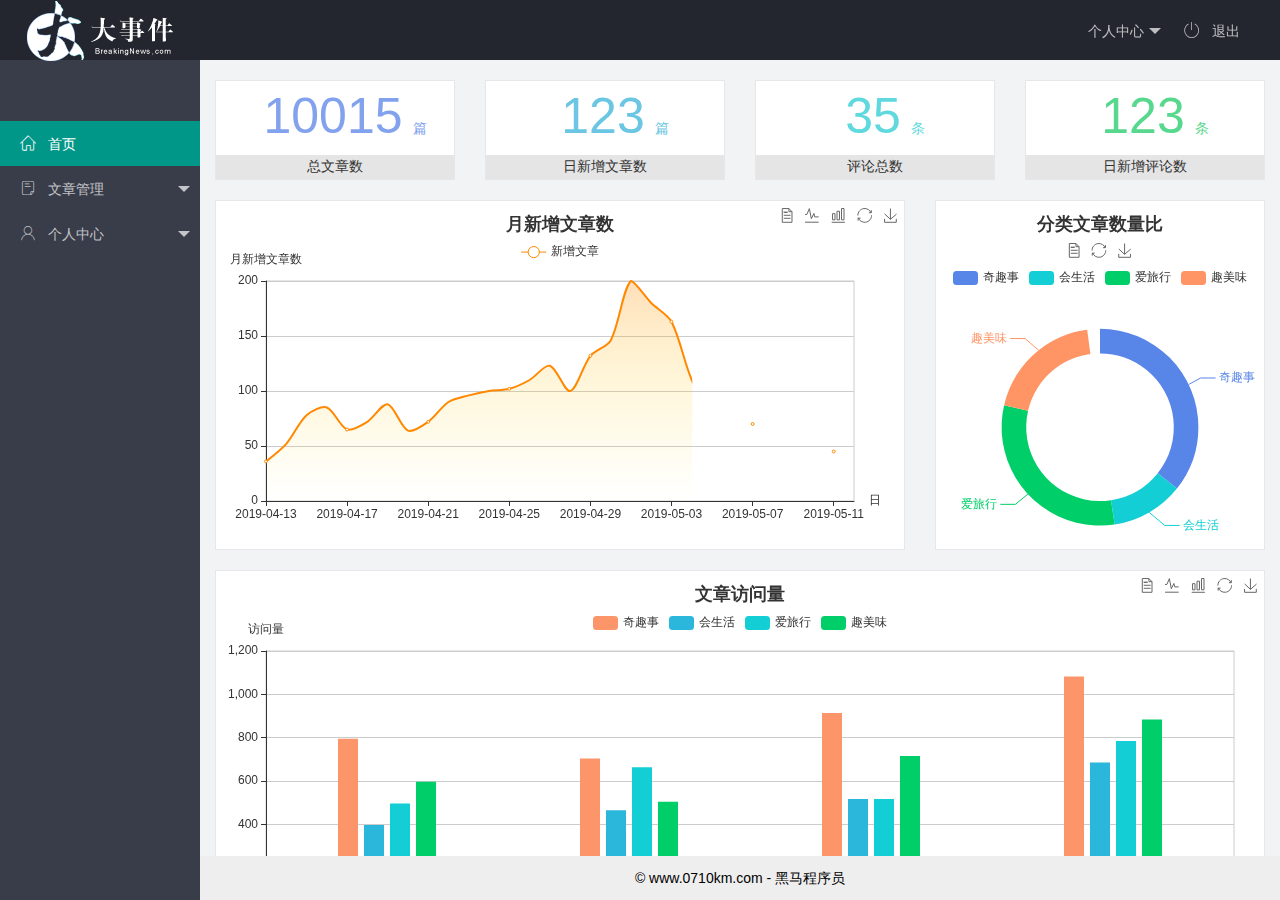
<file: index.html>
<!DOCTYPE html>
<html lang="en">

<head>
    <meta charset="UTF-8">
    <meta name="viewport" content="width=device-width, initial-scale=1.0">
    <!-- 引入 LayUI 的css 文件 -->
    <link rel="stylesheet" href="/assets/lib/layui/css/layui.css">
    <!-- 引入 字体图标库 -->
    <link rel="stylesheet" href="/assets/fonts/iconfont.css">
    <!-- 引入自己的css 文件 -->
    <link rel="stylesheet" href="/assets/css/index.css">
    <title>大事件-后台首页</title>
</head>

<body class="layui-layout-body">
    <div class="layui-layout layui-layout-admin">
        <div class="layui-header">
            <div class="layui-logo"><img src="/assets/images/logo.png" alt=""></div>

            <ul class="layui-nav layui-layout-right">
                <li class="layui-nav-item">
                    <a href="javascript:;">
                        <img src="/assets/images/sample2.jpg" class="layui-nav-img">
                        <span class="text-avatar">A</span>
                        个人中心
                    </a>
                    <dl class="layui-nav-child">
                        <dd><a href="/user/user_info.html" target="fm">基本资料</a></dd>
                        <dd><a href="/user/user_avatar.html" target="fm">更换头像</a></dd>
                        <dd><a href="/user/user_pwd.html" target="fm">重置密码</a></dd>
                    </dl>
                </li>
                <li class="layui-nav-item">
                    <a href="javascript:;" id="signOut">
                        <span class="iconfont icon-tuichu"></span>
                        退出
                    </a>
                </li>
            </ul>
        </div>

        <div class="layui-side layui-bg-black">
            <div class="layui-side-scroll">
                <!-- 欢迎标签 -->
                <div class="userinfo">
                    <img src="/assets/images/sample2.jpg" class="layui-nav-img">
                    <span class="text-avatar">A</span>
                    <span id="welcome">xxx</span>
                </div>
                <!-- 左侧导航区域（可配合layui已有的垂直导航） -->
                <ul class="layui-nav layui-nav-tree" lay-shrink="all">
                    <li class="layui-nav-item layui-this">
                        <a href="/home/dashboard.html" target="fm">
                            <span class="iconfont icon-home"></span>
                            首页
                        </a>
                    </li>
                    <li class="layui-nav-item">
                        <a class="" href="javascript:;">
                            <span class="iconfont icon-16"></span>
                            文章管理
                        </a>
                        <dl class="layui-nav-child">
                            <dd><a href="javascript:;"><i class="layui-icon layui-icon-app"></i>文章类别</a></dd>
                            <dd><a href="javascript:;"><i class="layui-icon layui-icon-app"></i>文章列表</a></dd>
                            <dd><a href="javascript:;"><i class="layui-icon layui-icon-app"></i>发表文章</a></dd>
                        </dl>
                    </li>
                    <li class="layui-nav-item">
                        <a href="javascript:;">
                            <span class="iconfont icon-user"></span>
                            个人中心
                        </a>
                        <dl class="layui-nav-child">
                            <dd><a href="/user/user_info.html" target="fm"><i class="layui-icon layui-icon-app"></i>基本资料</a></dd>
                            <dd><a href="/user/user_avatar.html" target="fm"><i class="layui-icon layui-icon-app"></i>更换头像</a></dd>
                            <dd><a href="/user/user_pwd.html" target="fm"><i class="layui-icon layui-icon-app"></i>重置密码</a></dd>
                        </dl>
                    </li>

                </ul>
            </div>
        </div>

        <div class="layui-body">
            <!-- 内容主体区域 -->
            <iframe src="/home/dashboard.html" name="fm" frameborder="0"></iframe>
        </div>

        <div class="layui-footer">
            <!-- 底部固定区域 -->
            © www.0710km.com - 黑马程序员
        </div>
    </div>
    <!-- 引入jQuery js 文件 -->
    <script src="/assets/lib/jquery.js"></script>
    <!-- 引入LayUI 的js文件 -->
    <script src="/assets/lib/layui/layui.all.js"></script>
    <!-- 引入ajax的拦截器 jsw文件 -->
    <script src="/assets/js/baseAPI.js"></script>
    <!-- 引入自己的js文件 -->
    <script src="/assets/js/index.js"></script>

</body>

</html>
</file>
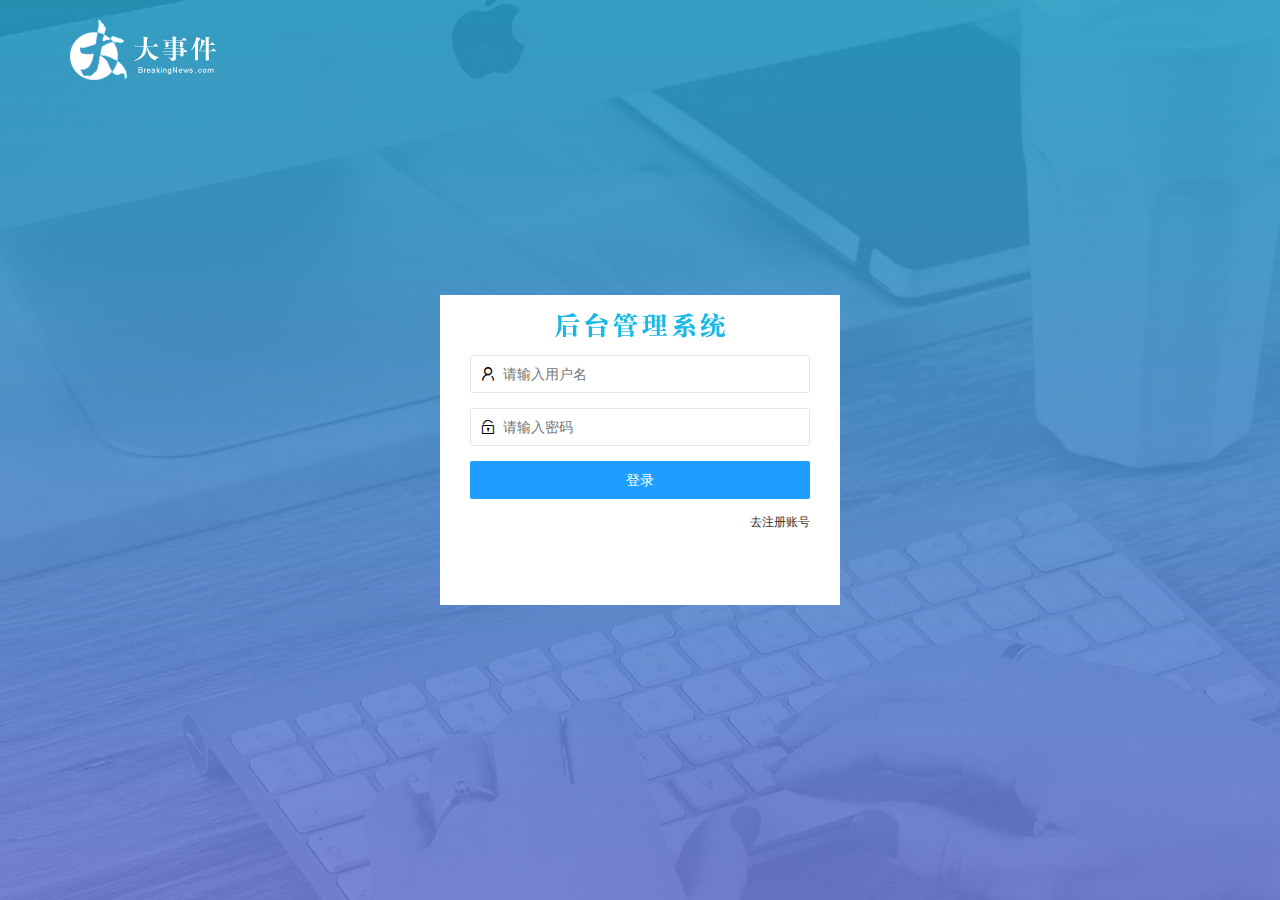
<file: login.html>
<!DOCTYPE html>
<html lang="en">

<head>
    <meta charset="UTF-8">
    <meta name="viewport" content="width=device-width, initial-scale=1.0">
    <title>大事件-登录/注册</title>
    <!-- 2、引入 LayUI 的css文件 -->
    <link rel="stylesheet" href="/assets/lib/layui/css/layui.css">
    <!-- 1、引入自己的css文件 -->
    <link rel="stylesheet" href="/assets/css/login.css">

</head>

<body>
    <!-- 3、logo图标 -->
    <div class="layui-main login_logo">
        <img src="/assets/images/logo.png" alt="">
    </div>
    <!-- 4、登录注册区域 -->
    <div class="loginAddReg_box">
        <!-- 4.1、title -->
        <div class="login_title"></div>
        <!-- 4.2、登录区域 -->
        <div class="login_box">
            <!-- 登陆表单 -->
            <form class="layui-form login_form" id="login_form" name="login_form" action="">
                <!-- 账号 -->
                <div class="layui-form-item">
                    <i class="layui-icon layui-icon-username"></i>
                    <input type="text" name="username" required lay-verify="required" placeholder="请输入用户名"
                        autocomplete="off" class="layui-input">
                </div>
                <!-- 密码 -->
                <div class="layui-form-item">
                    <i class="layui-icon layui-icon-password"></i>
                    <input type="password" name="password" required lay-verify="required|pwd" placeholder="请输入密码"
                        autocomplete="off" class="layui-input">
                </div>
                <!-- 登录按钮 -->
                <div class="layui-form-item">
                    <button class="layui-btn layui-btn-normal layui-btn-fluid" lay-submit
                        lay-filter="formDemo">登录</button>
                </div>
                <div class="layui-form-item links">
                    <a href="javascript:;" id="link_reg">去注册账号</a>
                </div>
            </form>
        </div>
        <!-- 4.3、注册区域 -->
        <div class="reg_box" style="display: none;">
            <!-- 注册 -->
            <form class="layui-form" id="reg_form" action="">
                <div class="layui-form-item">
                    <i class="layui-icon layui-icon-username"></i>
                    <input type="text" name="username" required lay-verify="required" placeholder="请输入用户名"
                        autocomplete="off" class="layui-input">
                </div>
                <div class="layui-form-item">
                    <i class="layui-icon layui-icon-password"></i>
                    <input type="password" name="password" required lay-verify="required|pwd" placeholder="请输入密码"
                        autocomplete="off" class="layui-input">
                </div>
                <div class="layui-form-item">
                    <i class="layui-icon layui-icon-password"></i>
                    <input type="password" name="repassword" required lay-verify="required|pwd|repwd"
                        placeholder="再次确认密码" autocomplete="off" class="layui-input">
                </div>
                <div class="layui-form-item">
                    <button class="layui-btn layui-btn-fluid layui-btn-normal" lay-submit
                        lay-filter="formDemo">注册</button>
                </div>
                <div class="layui-form-item links">
                    <a href="javascript:;" id="link_login">去登录</a>
                </div>
            </form>

        </div>
    </div>

    <!-- 7. 引入 LayUI 的js 文件 -->
    <script src="/assets/lib/layui/layui.all.js"></script>
    <!-- 5、引入 jQuery 的js文件 -->
    <script src="/assets/lib/jquery.js"></script>
    <!-- 引入 ajax 拦截器 js文件 -->
    <script src="/assets/js/baseAPI.js"></script>
    <!-- 6、引入自己的js文件 -->
    <script src="/assets/js/login.js"></script>
</body>
<script>

</script>

</html>
</file>
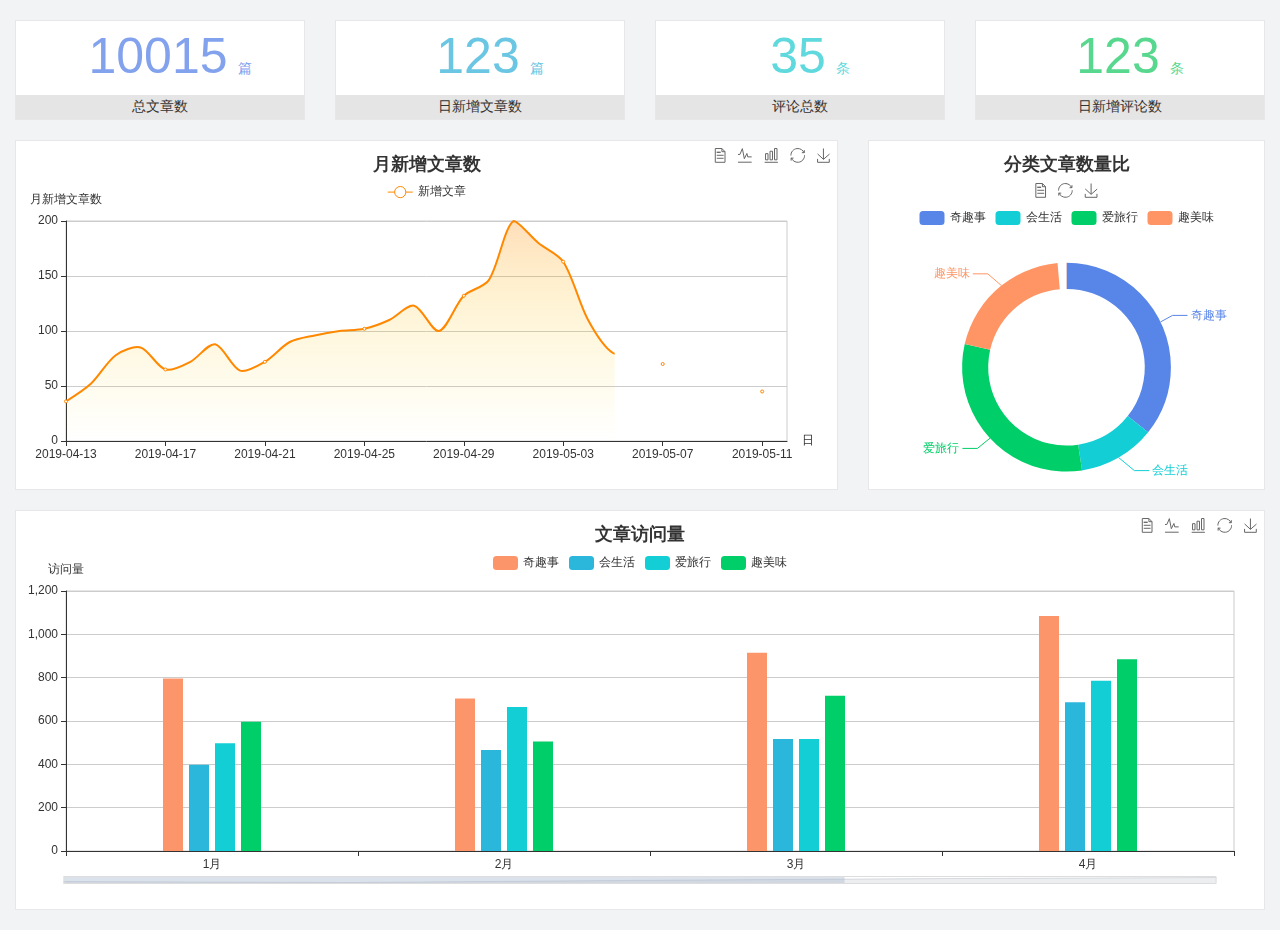
<file: home/dashboard.html>
<!DOCTYPE html>
<html lang="en">

<head>
  <meta charset="UTF-8">
  <meta name="viewport" content="width=device-width, initial-scale=1.0">
  <meta http-equiv="X-UA-Compatible" content="ie=edge">
  <title>图表统计</title>
  <link rel="stylesheet" href="../../assets/lib/bootstrap.css" />
  <link rel="stylesheet" href="../../assets/lib/main.css" />
  <script src="../../assets/lib/jquery.js"></script>
  <script type="text/javascript" src="../../assets/lib/echarts.min.js"></script>
</head>

<body>
  <div class="container-fluid">
    <div class="row spannel_list">
      <div class="col-sm-3 col-xs-6">
        <div class="spannel">
          <em>10015</em><span>篇</span>
          <b>总文章数</b>
        </div>
      </div>
      <div class="col-sm-3 col-xs-6">
        <div class="spannel scolor01">
          <em>123</em><span>篇</span>
          <b>日新增文章数</b>
        </div>
      </div>
      <div class="col-sm-3 col-xs-6">
        <div class="spannel scolor02">
          <em>35</em><span>条</span>
          <b>评论总数</b>
        </div>
      </div>
      <div class="col-sm-3 col-xs-6">
        <div class="spannel scolor03">
          <em>123</em><span>条</span>
          <b>日新增评论数</b>
        </div>
      </div>
    </div>
  </div>

  <div class="container-fluid">
    <div class="row curve-pie">
      <div class="col-lg-8 col-md-8">
        <div class="gragh_pannel" id="curve_show"></div>
      </div>
      <div class="col-lg-4 col-md-4">
        <div class="gragh_pannel" id="pie_show"></div>
      </div>
    </div>
  </div>

  <div class="container-fluid">
    <div class="column_pannel" id="column_show"></div>
  </div>

  <script>
    var oChart = echarts.init(document.getElementById('curve_show'));
    var aList_all = [
      { 'count': 36, 'date': '2019-04-13' },
      { 'count': 52, 'date': '2019-04-14' },
      { 'count': 78, 'date': '2019-04-15' },
      { 'count': 85, 'date': '2019-04-16' },
      { 'count': 65, 'date': '2019-04-17' },
      { 'count': 72, 'date': '2019-04-18' },
      { 'count': 88, 'date': '2019-04-19' },
      { 'count': 64, 'date': '2019-04-20' },
      { 'count': 72, 'date': '2019-04-21' },
      { 'count': 90, 'date': '2019-04-22' },
      { 'count': 96, 'date': '2019-04-23' },
      { 'count': 100, 'date': '2019-04-24' },
      { 'count': 102, 'date': '2019-04-25' },
      { 'count': 110, 'date': '2019-04-26' },
      { 'count': 123, 'date': '2019-04-27' },
      { 'count': 100, 'date': '2019-04-28' },
      { 'count': 132, 'date': '2019-04-29' },
      { 'count': 146, 'date': '2019-04-30' },
      { 'count': 200, 'date': '2019-05-01' },
      { 'count': 180, 'date': '2019-05-02' },
      { 'count': 163, 'date': '2019-05-03' },
      { 'count': 110, 'date': '2019-05-04' },
      { 'count': 80, 'date': '2019-05-05' },
      { 'count': 82, 'date': '2019-05-06' },
      { 'count': 70, 'date': '2019-05-07' },
      { 'count': 65, 'date': '2019-05-08' },
      { 'count': 54, 'date': '2019-05-09' },
      { 'count': 40, 'date': '2019-05-10' },
      { 'count': 45, 'date': '2019-05-11' },
      { 'count': 38, 'date': '2019-05-12' },
    ];

    let aCount = [];
    let aDate = [];

    for (var i = 0; i < aList_all.length; i++) {
      aCount.push(aList_all[i].count);
      aDate.push(aList_all[i].date);
    }

    var chartopt = {
      title: {
        text: '月新增文章数',
        left: 'center',
        top: '10'
      },
      tooltip: {
        trigger: 'axis'
      },
      legend: {
        data: ['新增文章'],
        top: '40'
      },
      toolbox: {
        show: true,
        feature: {
          mark: { show: true },
          dataView: { show: true, readOnly: false },
          magicType: { show: true, type: ['line', 'bar'] },
          restore: { show: true },
          saveAsImage: { show: true }
        }
      },
      calculable: true,
      xAxis: [
        {
          name: '日',
          type: 'category',
          boundaryGap: false,
          data: aDate
        }
      ],
      yAxis: [
        {
          name: '月新增文章数',
          type: 'value'
        }
      ],
      series: [
        {
          name: '新增文章',
          type: 'line',
          smooth: true,
          itemStyle: { normal: { areaStyle: { type: 'default' }, color: '#f80' }, lineStyle: { color: '#f80' } },
          data: aCount
        }],
      areaStyle: {
        normal: {
          color: new echarts.graphic.LinearGradient(0, 0, 0, 1, [{
            offset: 0,
            color: 'rgba(255,136,0,0.39)'
          }, {
            offset: .34,
            color: 'rgba(255,180,0,0.25)'
          }, {
            offset: 1,
            color: 'rgba(255,222,0,0.00)'
          }])

        }
      },
      grid: {
        show: true,
        x: 50,
        x2: 50,
        y: 80,
        height: 220
      }
    };

    oChart.setOption(chartopt);


    var oPie = echarts.init(document.getElementById('pie_show'));
    var oPieopt =
    {
      title: {
        top: 10,
        text: '分类文章数量比',
        x: 'center'
      },
      tooltip: {
        trigger: 'item',
        formatter: "{a} <br/>{b} : {c} ({d}%)"
      },
      color: ['#5885e8', '#13cfd5', '#00ce68', '#ff9565'],
      legend: {
        x: 'center',
        top: 65,
        data: ['奇趣事', '会生活', '爱旅行', '趣美味']
      },
      toolbox: {
        show: true,
        x: 'center',
        top: 35,
        feature: {
          mark: { show: true },
          dataView: { show: true, readOnly: false },
          magicType: {
            show: true,
            type: ['pie', 'funnel'],
            option: {
              funnel: {
                x: '25%',
                width: '50%',
                funnelAlign: 'left',
                max: 1548
              }
            }
          },
          restore: { show: true },
          saveAsImage: { show: true }
        }
      },
      calculable: true,
      series: [
        {
          name: '访问来源',
          type: 'pie',
          radius: ['45%', '60%'],
          center: ['50%', '65%'],
          data: [
            { value: 300, name: '奇趣事' },
            { value: 100, name: '会生活' },
            { value: 260, name: '爱旅行' },
            { value: 180, name: '趣美味' }
          ]
        }
      ]
    };
    oPie.setOption(oPieopt);



    var oColumn = this.echarts.init(document.getElementById('column_show'));
    var oColumnopt =
    {
      title: {
        text: '文章访问量',
        left: 'center',
        top: '10'
      },
      tooltip: {
        trigger: 'axis'
      },
      legend: {
        data: ['奇趣事', '会生活', '爱旅行', '趣美味'],
        top: '40'
      },
      toolbox: {
        show: true,
        feature: {
          mark: { show: true },
          dataView: { show: true, readOnly: false },
          magicType: { show: true, type: ['line', 'bar'] },
          restore: { show: true },
          saveAsImage: { show: true }
        }
      },
      calculable: true,
      xAxis: [
        {
          type: 'category',
          data: ['1月', '2月', '3月', '4月', '5月']
        }
      ],
      yAxis: [
        {
          name: '访问量',
          type: 'value'
        }
      ],
      series: [
        {
          name: '奇趣事',
          type: 'bar',
          barWidth: 20,
          itemStyle: {
            normal: { areaStyle: { type: 'default' }, color: '#fd956a' }
          },
          data: [800, 708, 920, 1090, 1200]
        },
        {
          name: '会生活',
          type: 'bar',
          barWidth: 20,
          itemStyle: {
            normal: { areaStyle: { type: 'default' }, color: '#2bb6db' }
          },
          data: [400, 468, 520, 690, 800]
        },
        {
          name: '爱旅行',
          type: 'bar',
          barWidth: 20,
          itemStyle: {
            normal: { areaStyle: { type: 'default' }, color: '#13cfd5' }
          },
          data: [500, 668, 520, 790, 900]
        },
        {
          name: '趣美味',
          type: 'bar',
          barWidth: 20,
          itemStyle: {
            normal: { areaStyle: { type: 'default' }, color: '#00ce68' }
          },
          data: [600, 508, 720, 890, 1000]
        }
      ],
      grid: {
        show: true,
        x: 50,
        x2: 30,
        y: 80,
        height: 260
      },
      dataZoom: [//给x轴设置滚动条
        {
          start: 0,//默认为0
          end: 100 - 1000 / 31,//默认为100
          type: 'slider',
          show: true,
          xAxisIndex: [0],
          handleSize: 0,//滑动条的 左右2个滑动条的大小
          height: 8,//组件高度
          left: 45, //左边的距离
          right: 50,//右边的距离
          bottom: 26,//右边的距离
          handleColor: '#ddd',//h滑动图标的颜色
          handleStyle: {
            borderColor: "#cacaca",
            borderWidth: "1",
            shadowBlur: 2,
            background: "#ddd",
            shadowColor: "#ddd",
          }
        }]
    };
    oColumn.setOption(oColumnopt);
  </script>
</body>

</html>
</file>
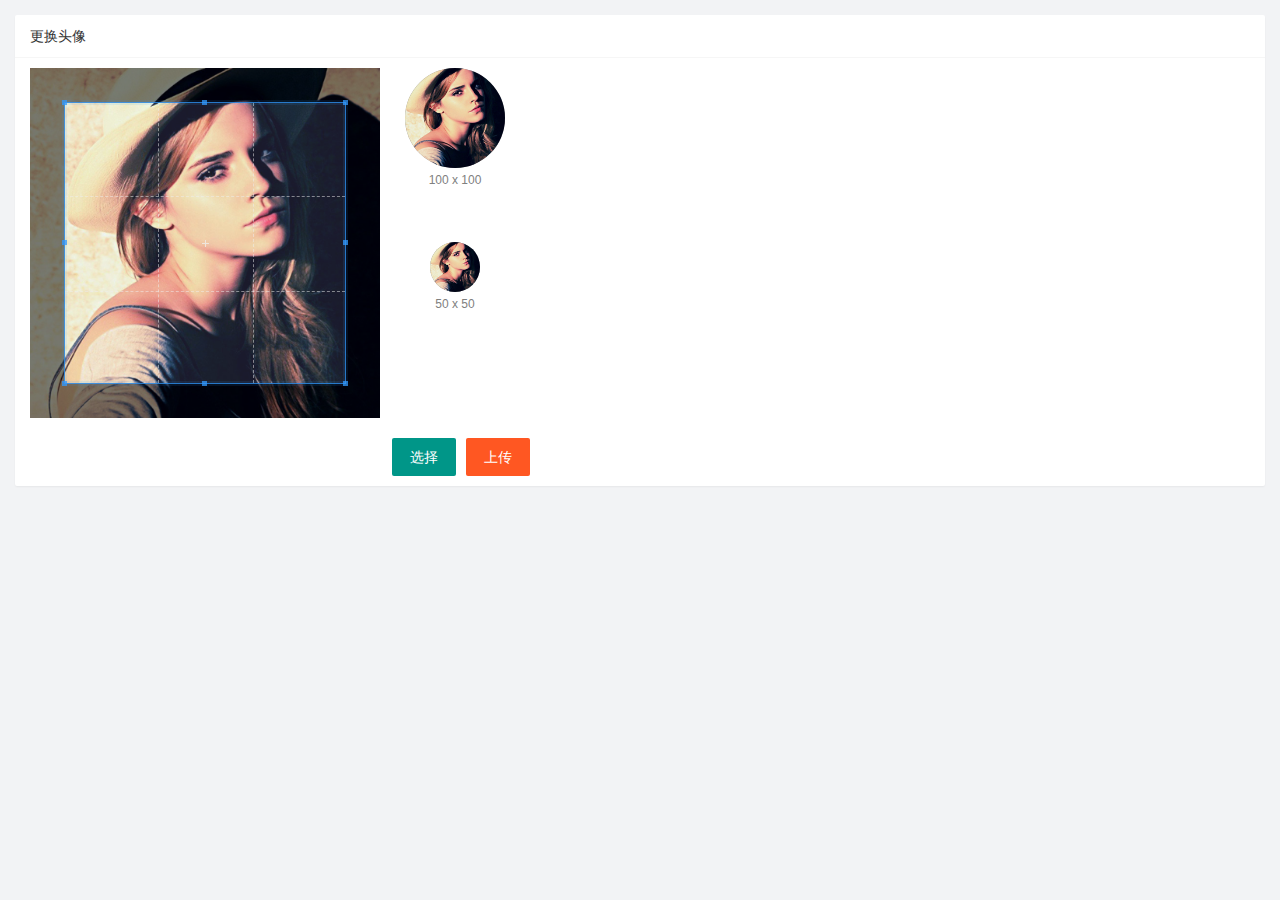
<file: user/user_avatar.html>
<!DOCTYPE html>
<html lang="en">

<head>
    <meta charset="UTF-8">
    <meta name="viewport" content="width=device-width, initial-scale=1.0">
    <!-- 引入 LayUI 的css文件 -->
    <link rel="stylesheet" href="/assets/lib/layui/css/layui.css">
    <!-- 引入 图片剪裁 的css文件 -->
    <link rel="stylesheet" href="/assets/lib/cropper/cropper.css" />
    <!-- 引入自己的css文件 -->
    <link rel="stylesheet" href="/assets/css/user/user_avatar.css">
    <title>大事件-更换头像</title>
</head>

<body>
    <div class="layui-card">
        <div class="layui-card-header">更换头像</div>
        <div class="layui-card-body">
            <!-- 第一行的图片裁剪和预览区域 -->
            <div class="row1">
                <!-- 图片裁剪区域 -->
                <div class="cropper-box">
                    <!-- 这个 img 标签很重要，将来会把它初始化为裁剪区域 -->
                    <img id="image" src="/assets/images/sample.jpg" />
                </div>
                <!-- 图片的预览区域 -->
                <div class="preview-box">
                    <div>
                        <!-- 宽高为 100px 的预览区域 -->
                        <div class="img-preview w100"></div>
                        <p class="size">100 x 100</p>
                    </div>
                    <div>
                        <!-- 宽高为 50px 的预览区域 -->
                        <div class="img-preview w50"></div>
                        <p class="size">50 x 50</p>
                    </div>
                </div>
            </div <!-- 第二行的按钮区域 -->
            <div class="row2">
                <input type="file" id="file" accept="image/png,image/jpeg" style="display: none;">
                <button type="button" id="chooseFile" class="layui-btn">选择</button>
                <button type="button" id="btnUpload" class="layui-btn layui-btn-danger">上传</button>
            </div>
        </div>
    </div>

    <!-- 导入jQuery js文件 -->
    <script src="/assets/lib/jquery.js"></script>
    <!-- 导入图片剪裁的js文件 -->
    <script src="/assets/lib/cropper/Cropper.js"></script>
    <script src="/assets/lib/cropper/jquery-cropper.js"></script>
    <!-- 导入 自定义ajax 过滤器  -->
    <script src="/assets/js/baseAPI.js"></script>
    <!-- layui js -->
    <script src="/assets/lib/layui/layui.all.js"></script>
    <!-- 导入 自己的js文件 -->
    <script src="/assets/js/user/user_avatar.js"></script>
</body>

</html>
</file>
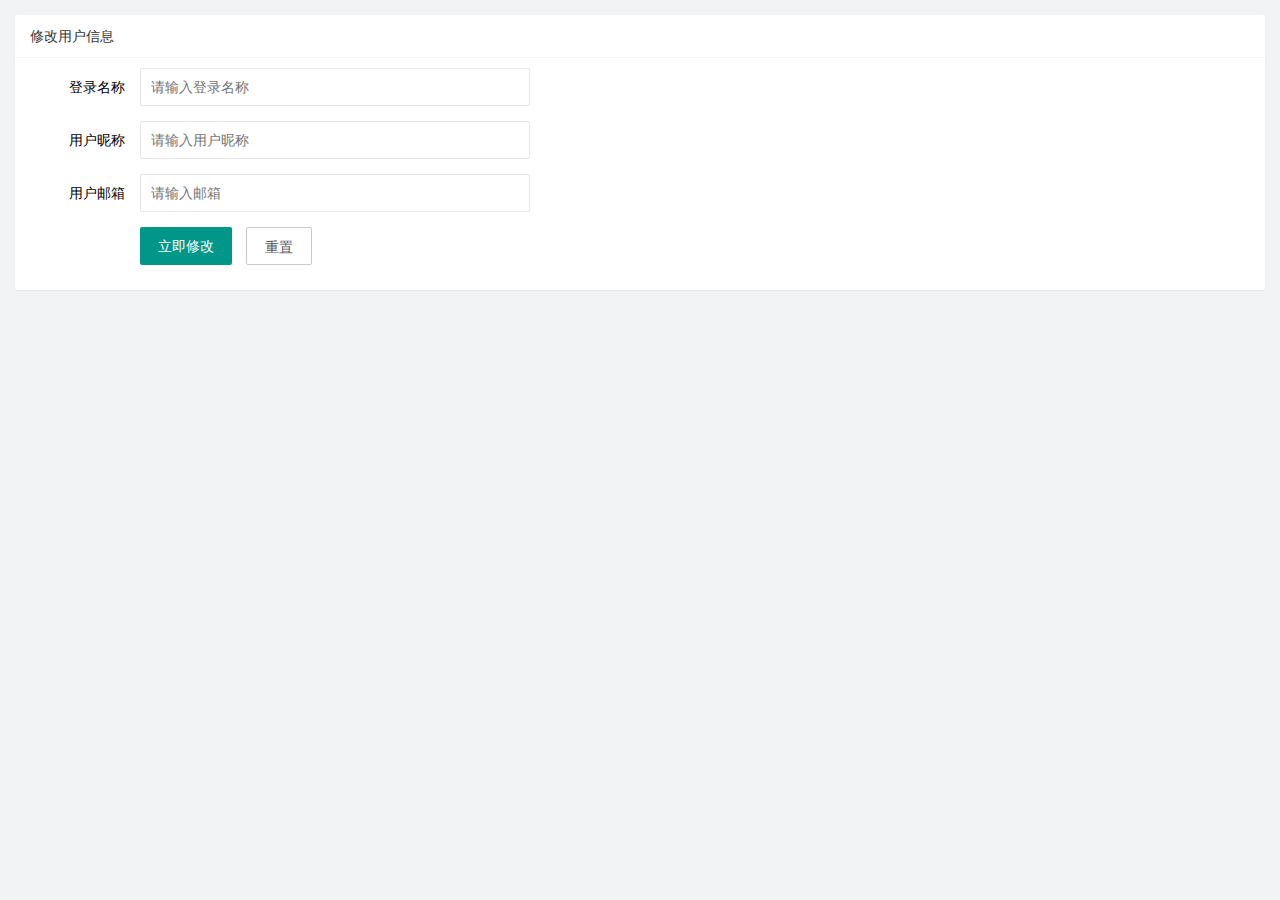
<file: user/user_info.html>
<!DOCTYPE html>
<html lang="en">

<head>
    <meta charset="UTF-8">
    <meta name="viewport" content="width=device-width, initial-scale=1.0">
    <!-- 引入 LayUI 的css文件 -->
    <link rel="stylesheet" href="/assets/lib/layui/css/layui.css">
    <!-- 引入自己的js文件 -->
    <link rel="stylesheet" href="/assets/css/user/user_info.css">
    <title>大事件-个人信息</title>
</head>

<body>
    <div class="layui-card">
        <div class="layui-card-header">修改用户信息</div>
        <div class="layui-card-body">
            <!-- form表单区域 -->
            <form class="layui-form" lay-filter="initUserInfo" action="">
                <input type="hidden" name="id">
                <div class="layui-form-item">
                    <label class="layui-form-label">登录名称</label>
                    <div class="layui-input-block">
                        <input type="text" name="username"  placeholder="请输入登录名称"
                            autocomplete="off" class="layui-input" readonly>
                    </div>
                </div>
                <div class="layui-form-item">
                    <label class="layui-form-label">用户昵称</label>
                    <div class="layui-input-block">
                        <input type="text" name="nickname" required lay-verify="required|nickname" placeholder="请输入用户昵称"
                            autocomplete="off" class="layui-input">
                    </div>
                </div>
                <div class="layui-form-item">
                    <label class="layui-form-label">用户邮箱</label>
                    <div class="layui-input-block">
                        <input type="text" name="email" required lay-verify="required|email" placeholder="请输入邮箱"
                            autocomplete="off" class="layui-input">
                    </div>
                </div>

                <div class="layui-form-item">
                    <label class="layui-form-label"></label>
                    <div class="layui-input-block">
                        <button class="layui-btn" lay-submit lay-filter="formDemo">立即修改</button>
                        <button type="reset" id="resetBtn" class="layui-btn layui-btn-primary">重置</button>
                    </div>
                </div>
            </form>
        </div>
    </div>

    <!-- 导入jQuery js文件 -->
    <script src="/assets/lib/jquery.js"></script>
    <!-- 导入 自定义ajax 过滤器  -->
    <script src="/assets/js/baseAPI.js"></script>
    <!-- 导入layui的js文件 -->
    <script src="/assets/lib/layui/layui.all.js"></script>
    <!-- 导入 自己的js文件 -->
    <script src="/assets/js/user/user_info.js"></script>
</body>

</html>
</file>
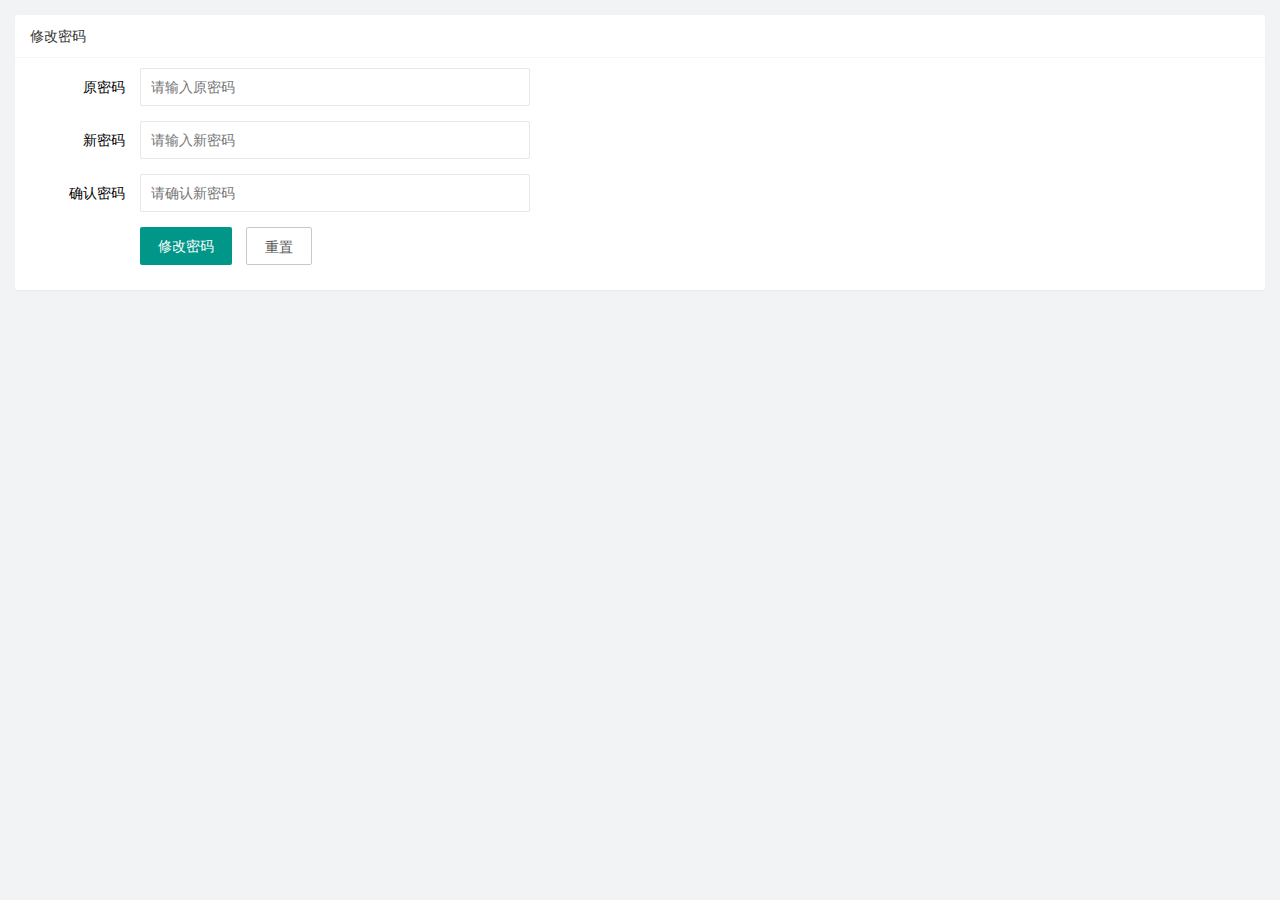
<file: user/user_pwd.html>
<!DOCTYPE html>
<html lang="en">

<head>
    <meta charset="UTF-8">
    <meta name="viewport" content="width=device-width, initial-scale=1.0">
    <!-- 引入 LayUI 的css文件 -->
    <link rel="stylesheet" href="/assets/lib/layui/css/layui.css">
    <!-- 引入自己的js文件 -->
    <link rel="stylesheet" href="/assets/css/user/user_pwd.css">
    <title>大事件-修改密码</title>
</head>

<body>

    <div class="layui-card">
        <div class="layui-card-header">修改密码</div>
        <div class="layui-card-body">
            <!-- form表单区域 -->
            <form class="layui-form"  action="">
                <input type="hidden" name="id">
                <div class="layui-form-item">
                    <label class="layui-form-label">原密码</label>
                    <div class="layui-input-block">
                        <input type="text" name="oldPwd" required lay-verify="required|pwd" placeholder="请输入原密码"
                            autocomplete="off" class="layui-input">
                    </div>
                </div>
                <div class="layui-form-item">
                    <label class="layui-form-label">新密码</label>
                    <div class="layui-input-block">
                        <input type="text" name="newPwd" required lay-verify="required|pwd|saimPwd" placeholder="请输入新密码"
                            autocomplete="off" class="layui-input">
                    </div>
                </div>
                <div class="layui-form-item">
                    <label class="layui-form-label">确认密码</label>
                    <div class="layui-input-block">
                        <input type="text" name="rePwd" required lay-verify="required|pwd|rePwd" placeholder="请确认新密码"
                            autocomplete="off" class="layui-input">
                    </div>
                </div>

                <div class="layui-form-item">
                    <label class="layui-form-label"></label>
                    <div class="layui-input-block">
                        <button class="layui-btn" lay-submit lay-filter="formDemo">修改密码</button>
                        <button type="reset" id="resetBtn" class="layui-btn layui-btn-primary">重置</button>
                    </div>
                </div>
            </form>
        </div>
    </div>

    <!-- 导入jQuery js文件 -->
    <script src="/assets/lib/jquery.js"></script>
    <!-- 导入 自定义ajax 过滤器  -->
    <script src="/assets/js/baseAPI.js"></script>
    <!-- 导入 LayUI 的js文件 -->
    <script src="/assets/lib/layui/layui.all.js"></script>
    <!-- 导入 自己的js文件 -->
    <script src="/assets/js/user/user_pwd.js"></script>
</body>

</html>
</file>
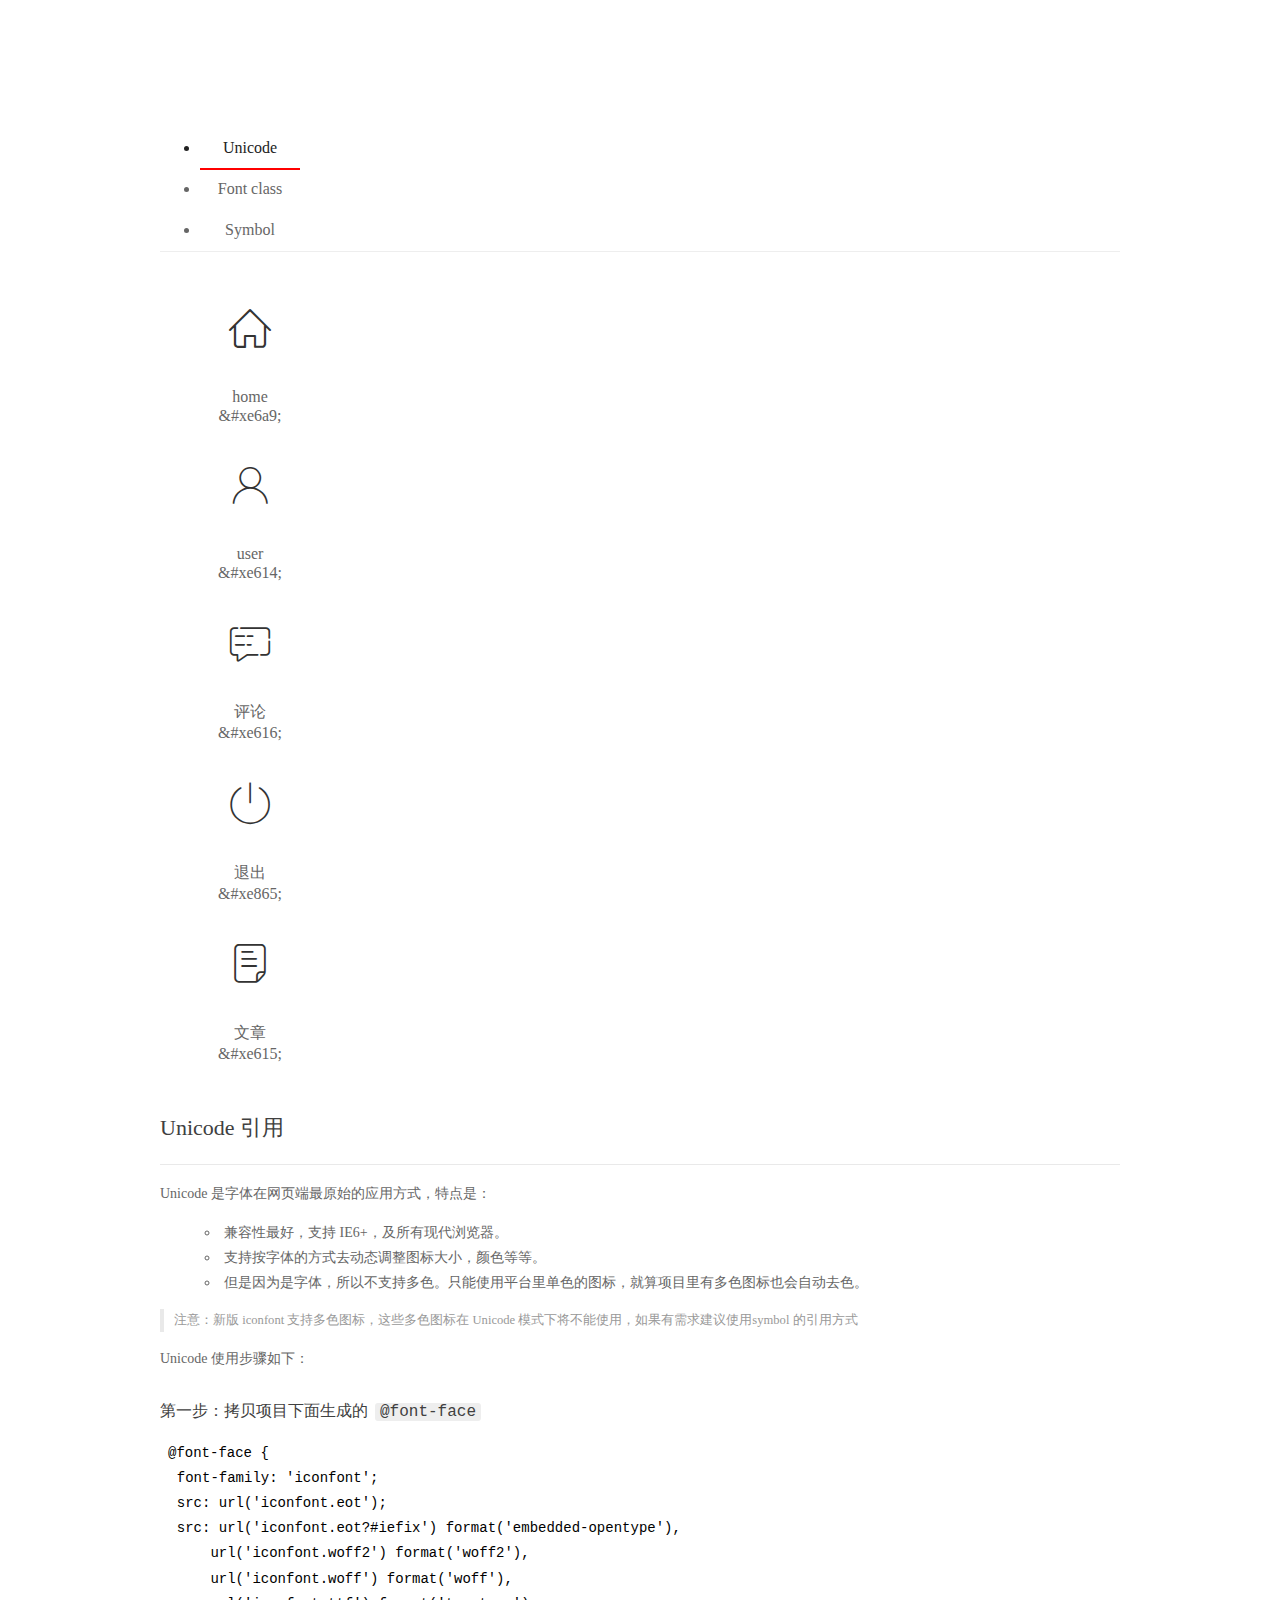
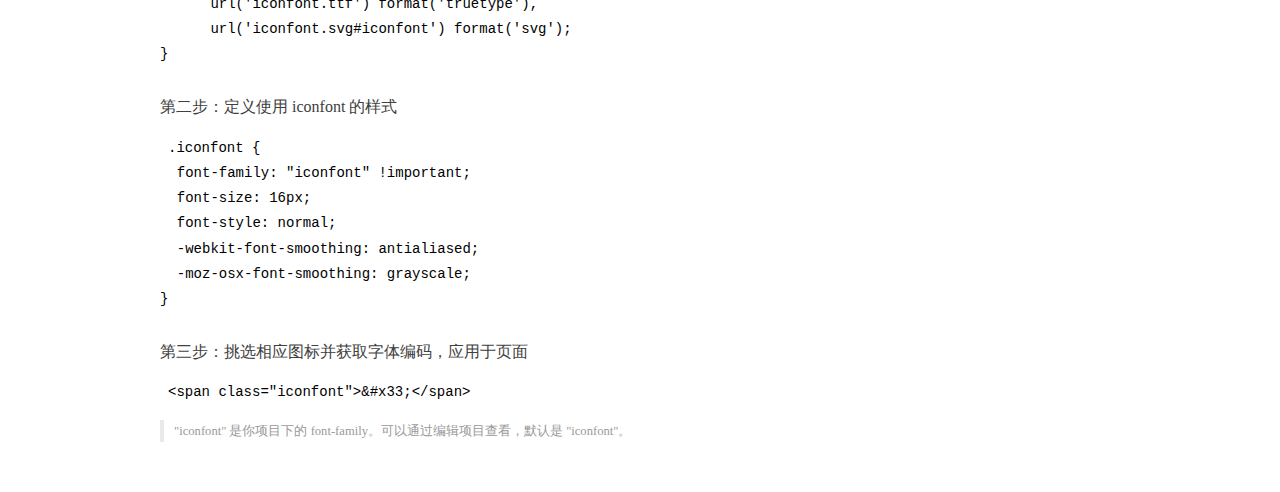
<file: assets/fonts/demo_index.html>
<!DOCTYPE html>
<html>
<head>
  <meta charset="utf-8"/>
  <title>IconFont Demo</title>
  <link rel="shortcut icon" href="https://gtms04.alicdn.com/tps/i4/TB1_oz6GVXXXXaFXpXXJDFnIXXX-64-64.ico" type="image/x-icon"/>
  <link rel="stylesheet" href="https://g.alicdn.com/thx/cube/1.3.2/cube.min.css">
  <link rel="stylesheet" href="demo.css">
  <link rel="stylesheet" href="iconfont.css">
  <script src="iconfont.js"></script>
  <!-- jQuery -->
  <script src="https://a1.alicdn.com/oss/uploads/2018/12/26/7bfddb60-08e8-11e9-9b04-53e73bb6408b.js"></script>
  <!-- 代码高亮 -->
  <script src="https://a1.alicdn.com/oss/uploads/2018/12/26/a3f714d0-08e6-11e9-8a15-ebf944d7534c.js"></script>
</head>
<body>
  <div class="main">
    <h1 class="logo"><a href="https://www.iconfont.cn/" title="iconfont 首页" target="_blank">&#xe86b;</a></h1>
    <div class="nav-tabs">
      <ul id="tabs" class="dib-box">
        <li class="dib active"><span>Unicode</span></li>
        <li class="dib"><span>Font class</span></li>
        <li class="dib"><span>Symbol</span></li>
      </ul>
      
    </div>
    <div class="tab-container">
      <div class="content unicode" style="display: block;">
          <ul class="icon_lists dib-box">
          
            <li class="dib">
              <span class="icon iconfont">&#xe6a9;</span>
                <div class="name">home</div>
                <div class="code-name">&amp;#xe6a9;</div>
              </li>
          
            <li class="dib">
              <span class="icon iconfont">&#xe614;</span>
                <div class="name">user</div>
                <div class="code-name">&amp;#xe614;</div>
              </li>
          
            <li class="dib">
              <span class="icon iconfont">&#xe616;</span>
                <div class="name">评论</div>
                <div class="code-name">&amp;#xe616;</div>
              </li>
          
            <li class="dib">
              <span class="icon iconfont">&#xe865;</span>
                <div class="name">退出</div>
                <div class="code-name">&amp;#xe865;</div>
              </li>
          
            <li class="dib">
              <span class="icon iconfont">&#xe615;</span>
                <div class="name">文章</div>
                <div class="code-name">&amp;#xe615;</div>
              </li>
          
          </ul>
          <div class="article markdown">
          <h2 id="unicode-">Unicode 引用</h2>
          <hr>

          <p>Unicode 是字体在网页端最原始的应用方式，特点是：</p>
          <ul>
            <li>兼容性最好，支持 IE6+，及所有现代浏览器。</li>
            <li>支持按字体的方式去动态调整图标大小，颜色等等。</li>
            <li>但是因为是字体，所以不支持多色。只能使用平台里单色的图标，就算项目里有多色图标也会自动去色。</li>
          </ul>
          <blockquote>
            <p>注意：新版 iconfont 支持多色图标，这些多色图标在 Unicode 模式下将不能使用，如果有需求建议使用symbol 的引用方式</p>
          </blockquote>
          <p>Unicode 使用步骤如下：</p>
          <h3 id="-font-face">第一步：拷贝项目下面生成的 <code>@font-face</code></h3>
<pre><code class="language-css"
>@font-face {
  font-family: 'iconfont';
  src: url('iconfont.eot');
  src: url('iconfont.eot?#iefix') format('embedded-opentype'),
      url('iconfont.woff2') format('woff2'),
      url('iconfont.woff') format('woff'),
      url('iconfont.ttf') format('truetype'),
      url('iconfont.svg#iconfont') format('svg');
}
</code></pre>
          <h3 id="-iconfont-">第二步：定义使用 iconfont 的样式</h3>
<pre><code class="language-css"
>.iconfont {
  font-family: "iconfont" !important;
  font-size: 16px;
  font-style: normal;
  -webkit-font-smoothing: antialiased;
  -moz-osx-font-smoothing: grayscale;
}
</code></pre>
          <h3 id="-">第三步：挑选相应图标并获取字体编码，应用于页面</h3>
<pre>
<code class="language-html"
>&lt;span class="iconfont"&gt;&amp;#x33;&lt;/span&gt;
</code></pre>
          <blockquote>
            <p>"iconfont" 是你项目下的 font-family。可以通过编辑项目查看，默认是 "iconfont"。</p>
          </blockquote>
          </div>
      </div>
      <div class="content font-class">
        <ul class="icon_lists dib-box">
          
          <li class="dib">
            <span class="icon iconfont icon-home"></span>
            <div class="name">
              home
            </div>
            <div class="code-name">.icon-home
            </div>
          </li>
          
          <li class="dib">
            <span class="icon iconfont icon-user"></span>
            <div class="name">
              user
            </div>
            <div class="code-name">.icon-user
            </div>
          </li>
          
          <li class="dib">
            <span class="icon iconfont icon-pinglun"></span>
            <div class="name">
              评论
            </div>
            <div class="code-name">.icon-pinglun
            </div>
          </li>
          
          <li class="dib">
            <span class="icon iconfont icon-tuichu"></span>
            <div class="name">
              退出
            </div>
            <div class="code-name">.icon-tuichu
            </div>
          </li>
          
          <li class="dib">
            <span class="icon iconfont icon-16"></span>
            <div class="name">
              文章
            </div>
            <div class="code-name">.icon-16
            </div>
          </li>
          
        </ul>
        <div class="article markdown">
        <h2 id="font-class-">font-class 引用</h2>
        <hr>

        <p>font-class 是 Unicode 使用方式的一种变种，主要是解决 Unicode 书写不直观，语意不明确的问题。</p>
        <p>与 Unicode 使用方式相比，具有如下特点：</p>
        <ul>
          <li>兼容性良好，支持 IE8+，及所有现代浏览器。</li>
          <li>相比于 Unicode 语意明确，书写更直观。可以很容易分辨这个 icon 是什么。</li>
          <li>因为使用 class 来定义图标，所以当要替换图标时，只需要修改 class 里面的 Unicode 引用。</li>
          <li>不过因为本质上还是使用的字体，所以多色图标还是不支持的。</li>
        </ul>
        <p>使用步骤如下：</p>
        <h3 id="-fontclass-">第一步：引入项目下面生成的 fontclass 代码：</h3>
<pre><code class="language-html">&lt;link rel="stylesheet" href="./iconfont.css"&gt;
</code></pre>
        <h3 id="-">第二步：挑选相应图标并获取类名，应用于页面：</h3>
<pre><code class="language-html">&lt;span class="iconfont icon-xxx"&gt;&lt;/span&gt;
</code></pre>
        <blockquote>
          <p>"
            iconfont" 是你项目下的 font-family。可以通过编辑项目查看，默认是 "iconfont"。</p>
        </blockquote>
      </div>
      </div>
      <div class="content symbol">
          <ul class="icon_lists dib-box">
          
            <li class="dib">
                <svg class="icon svg-icon" aria-hidden="true">
                  <use xlink:href="#icon-home"></use>
                </svg>
                <div class="name">home</div>
                <div class="code-name">#icon-home</div>
            </li>
          
            <li class="dib">
                <svg class="icon svg-icon" aria-hidden="true">
                  <use xlink:href="#icon-user"></use>
                </svg>
                <div class="name">user</div>
                <div class="code-name">#icon-user</div>
            </li>
          
            <li class="dib">
                <svg class="icon svg-icon" aria-hidden="true">
                  <use xlink:href="#icon-pinglun"></use>
                </svg>
                <div class="name">评论</div>
                <div class="code-name">#icon-pinglun</div>
            </li>
          
            <li class="dib">
                <svg class="icon svg-icon" aria-hidden="true">
                  <use xlink:href="#icon-tuichu"></use>
                </svg>
                <div class="name">退出</div>
                <div class="code-name">#icon-tuichu</div>
            </li>
          
            <li class="dib">
                <svg class="icon svg-icon" aria-hidden="true">
                  <use xlink:href="#icon-16"></use>
                </svg>
                <div class="name">文章</div>
                <div class="code-name">#icon-16</div>
            </li>
          
          </ul>
          <div class="article markdown">
          <h2 id="symbol-">Symbol 引用</h2>
          <hr>

          <p>这是一种全新的使用方式，应该说这才是未来的主流，也是平台目前推荐的用法。相关介绍可以参考这篇<a href="">文章</a>
            这种用法其实是做了一个 SVG 的集合，与另外两种相比具有如下特点：</p>
          <ul>
            <li>支持多色图标了，不再受单色限制。</li>
            <li>通过一些技巧，支持像字体那样，通过 <code>font-size</code>, <code>color</code> 来调整样式。</li>
            <li>兼容性较差，支持 IE9+，及现代浏览器。</li>
            <li>浏览器渲染 SVG 的性能一般，还不如 png。</li>
          </ul>
          <p>使用步骤如下：</p>
          <h3 id="-symbol-">第一步：引入项目下面生成的 symbol 代码：</h3>
<pre><code class="language-html">&lt;script src="./iconfont.js"&gt;&lt;/script&gt;
</code></pre>
          <h3 id="-css-">第二步：加入通用 CSS 代码（引入一次就行）：</h3>
<pre><code class="language-html">&lt;style&gt;
.icon {
  width: 1em;
  height: 1em;
  vertical-align: -0.15em;
  fill: currentColor;
  overflow: hidden;
}
&lt;/style&gt;
</code></pre>
          <h3 id="-">第三步：挑选相应图标并获取类名，应用于页面：</h3>
<pre><code class="language-html">&lt;svg class="icon" aria-hidden="true"&gt;
  &lt;use xlink:href="#icon-xxx"&gt;&lt;/use&gt;
&lt;/svg&gt;
</code></pre>
          </div>
      </div>

    </div>
  </div>
  <script>
  $(document).ready(function () {
      $('.tab-container .content:first').show()

      $('#tabs li').click(function (e) {
        var tabContent = $('.tab-container .content')
        var index = $(this).index()

        if ($(this).hasClass('active')) {
          return
        } else {
          $('#tabs li').removeClass('active')
          $(this).addClass('active')

          tabContent.hide().eq(index).fadeIn()
        }
      })
    })
  </script>
</body>
</html>
</file>
<file: assets/lib/layui/css/layui.css>
/** layui-v2.5.5 MIT License By https://www.layui.com */
 .layui-inline,img{display:inline-block;vertical-align:middle}h1,h2,h3,h4,h5,h6{font-weight:400}.layui-edge,.layui-header,.layui-inline,.layui-main{position:relative}.layui-body,.layui-edge,.layui-elip{overflow:hidden}.layui-btn,.layui-edge,.layui-inline,img{vertical-align:middle}.layui-btn,.layui-disabled,.layui-icon,.layui-unselect{-moz-user-select:none;-webkit-user-select:none;-ms-user-select:none}.layui-elip,.layui-form-checkbox span,.layui-form-pane .layui-form-label{text-overflow:ellipsis;white-space:nowrap}.layui-breadcrumb,.layui-tree-btnGroup{visibility:hidden}blockquote,body,button,dd,div,dl,dt,form,h1,h2,h3,h4,h5,h6,input,li,ol,p,pre,td,textarea,th,ul{margin:0;padding:0;-webkit-tap-highlight-color:rgba(0,0,0,0)}a:active,a:hover{outline:0}img{border:none}li{list-style:none}table{border-collapse:collapse;border-spacing:0}h4,h5,h6{font-size:100%}button,input,optgroup,option,select,textarea{font-family:inherit;font-size:inherit;font-style:inherit;font-weight:inherit;outline:0}pre{white-space:pre-wrap;white-space:-moz-pre-wrap;white-space:-pre-wrap;white-space:-o-pre-wrap;word-wrap:break-word}body{line-height:24px;font:14px Helvetica Neue,Helvetica,PingFang SC,Tahoma,Arial,sans-serif}hr{height:1px;margin:10px 0;border:0;clear:both}a{color:#333;text-decoration:none}a:hover{color:#777}a cite{font-style:normal;*cursor:pointer}.layui-border-box,.layui-border-box *{box-sizing:border-box}.layui-box,.layui-box *{box-sizing:content-box}.layui-clear{clear:both;*zoom:1}.layui-clear:after{content:'\20';clear:both;*zoom:1;display:block;height:0}.layui-inline{*display:inline;*zoom:1}.layui-edge{display:inline-block;width:0;height:0;border-width:6px;border-style:dashed;border-color:transparent}.layui-edge-top{top:-4px;border-bottom-color:#999;border-bottom-style:solid}.layui-edge-right{border-left-color:#999;border-left-style:solid}.layui-edge-bottom{top:2px;border-top-color:#999;border-top-style:solid}.layui-edge-left{border-right-color:#999;border-right-style:solid}.layui-disabled,.layui-disabled:hover{color:#d2d2d2!important;cursor:not-allowed!important}.layui-circle{border-radius:100%}.layui-show{display:block!important}.layui-hide{display:none!important}@font-face{font-family:layui-icon;src:url(../font/iconfont.eot?v=250);src:url(../font/iconfont.eot?v=250#iefix) format('embedded-opentype'),url(../font/iconfont.woff2?v=250) format('woff2'),url(../font/iconfont.woff?v=250) format('woff'),url(../font/iconfont.ttf?v=250) format('truetype'),url(../font/iconfont.svg?v=250#layui-icon) format('svg')}.layui-icon{font-family:layui-icon!important;font-size:16px;font-style:normal;-webkit-font-smoothing:antialiased;-moz-osx-font-smoothing:grayscale}.layui-icon-reply-fill:before{content:"\e611"}.layui-icon-set-fill:before{content:"\e614"}.layui-icon-menu-fill:before{content:"\e60f"}.layui-icon-search:before{content:"\e615"}.layui-icon-share:before{content:"\e641"}.layui-icon-set-sm:before{content:"\e620"}.layui-icon-engine:before{content:"\e628"}.layui-icon-close:before{content:"\1006"}.layui-icon-close-fill:before{content:"\1007"}.layui-icon-chart-screen:before{content:"\e629"}.layui-icon-star:before{content:"\e600"}.layui-icon-circle-dot:before{content:"\e617"}.layui-icon-chat:before{content:"\e606"}.layui-icon-release:before{content:"\e609"}.layui-icon-list:before{content:"\e60a"}.layui-icon-chart:before{content:"\e62c"}.layui-icon-ok-circle:before{content:"\1005"}.layui-icon-layim-theme:before{content:"\e61b"}.layui-icon-table:before{content:"\e62d"}.layui-icon-right:before{content:"\e602"}.layui-icon-left:before{content:"\e603"}.layui-icon-cart-simple:before{content:"\e698"}.layui-icon-face-cry:before{content:"\e69c"}.layui-icon-face-smile:before{content:"\e6af"}.layui-icon-survey:before{content:"\e6b2"}.layui-icon-tree:before{content:"\e62e"}.layui-icon-upload-circle:before{content:"\e62f"}.layui-icon-add-circle:before{content:"\e61f"}.layui-icon-download-circle:before{content:"\e601"}.layui-icon-templeate-1:before{content:"\e630"}.layui-icon-util:before{content:"\e631"}.layui-icon-face-surprised:before{content:"\e664"}.layui-icon-edit:before{content:"\e642"}.layui-icon-speaker:before{content:"\e645"}.layui-icon-down:before{content:"\e61a"}.layui-icon-file:before{content:"\e621"}.layui-icon-layouts:before{content:"\e632"}.layui-icon-rate-half:before{content:"\e6c9"}.layui-icon-add-circle-fine:before{content:"\e608"}.layui-icon-prev-circle:before{content:"\e633"}.layui-icon-read:before{content:"\e705"}.layui-icon-404:before{content:"\e61c"}.layui-icon-carousel:before{content:"\e634"}.layui-icon-help:before{content:"\e607"}.layui-icon-code-circle:before{content:"\e635"}.layui-icon-water:before{content:"\e636"}.layui-icon-username:before{content:"\e66f"}.layui-icon-find-fill:before{content:"\e670"}.layui-icon-about:before{content:"\e60b"}.layui-icon-location:before{content:"\e715"}.layui-icon-up:before{content:"\e619"}.layui-icon-pause:before{content:"\e651"}.layui-icon-date:before{content:"\e637"}.layui-icon-layim-uploadfile:before{content:"\e61d"}.layui-icon-delete:before{content:"\e640"}.layui-icon-play:before{content:"\e652"}.layui-icon-top:before{content:"\e604"}.layui-icon-friends:before{content:"\e612"}.layui-icon-refresh-3:before{content:"\e9aa"}.layui-icon-ok:before{content:"\e605"}.layui-icon-layer:before{content:"\e638"}.layui-icon-face-smile-fine:before{content:"\e60c"}.layui-icon-dollar:before{content:"\e659"}.layui-icon-group:before{content:"\e613"}.layui-icon-layim-download:before{content:"\e61e"}.layui-icon-picture-fine:before{content:"\e60d"}.layui-icon-link:before{content:"\e64c"}.layui-icon-diamond:before{content:"\e735"}.layui-icon-log:before{content:"\e60e"}.layui-icon-rate-solid:before{content:"\e67a"}.layui-icon-fonts-del:before{content:"\e64f"}.layui-icon-unlink:before{content:"\e64d"}.layui-icon-fonts-clear:before{content:"\e639"}.layui-icon-triangle-r:before{content:"\e623"}.layui-icon-circle:before{content:"\e63f"}.layui-icon-radio:before{content:"\e643"}.layui-icon-align-center:before{content:"\e647"}.layui-icon-align-right:before{content:"\e648"}.layui-icon-align-left:before{content:"\e649"}.layui-icon-loading-1:before{content:"\e63e"}.layui-icon-return:before{content:"\e65c"}.layui-icon-fonts-strong:before{content:"\e62b"}.layui-icon-upload:before{content:"\e67c"}.layui-icon-dialogue:before{content:"\e63a"}.layui-icon-video:before{content:"\e6ed"}.layui-icon-headset:before{content:"\e6fc"}.layui-icon-cellphone-fine:before{content:"\e63b"}.layui-icon-add-1:before{content:"\e654"}.layui-icon-face-smile-b:before{content:"\e650"}.layui-icon-fonts-html:before{content:"\e64b"}.layui-icon-form:before{content:"\e63c"}.layui-icon-cart:before{content:"\e657"}.layui-icon-camera-fill:before{content:"\e65d"}.layui-icon-tabs:before{content:"\e62a"}.layui-icon-fonts-code:before{content:"\e64e"}.layui-icon-fire:before{content:"\e756"}.layui-icon-set:before{content:"\e716"}.layui-icon-fonts-u:before{content:"\e646"}.layui-icon-triangle-d:before{content:"\e625"}.layui-icon-tips:before{content:"\e702"}.layui-icon-picture:before{content:"\e64a"}.layui-icon-more-vertical:before{content:"\e671"}.layui-icon-flag:before{content:"\e66c"}.layui-icon-loading:before{content:"\e63d"}.layui-icon-fonts-i:before{content:"\e644"}.layui-icon-refresh-1:before{content:"\e666"}.layui-icon-rmb:before{content:"\e65e"}.layui-icon-home:before{content:"\e68e"}.layui-icon-user:before{content:"\e770"}.layui-icon-notice:before{content:"\e667"}.layui-icon-login-weibo:before{content:"\e675"}.layui-icon-voice:before{content:"\e688"}.layui-icon-upload-drag:before{content:"\e681"}.layui-icon-login-qq:before{content:"\e676"}.layui-icon-snowflake:before{content:"\e6b1"}.layui-icon-file-b:before{content:"\e655"}.layui-icon-template:before{content:"\e663"}.layui-icon-auz:before{content:"\e672"}.layui-icon-console:before{content:"\e665"}.layui-icon-app:before{content:"\e653"}.layui-icon-prev:before{content:"\e65a"}.layui-icon-website:before{content:"\e7ae"}.layui-icon-next:before{content:"\e65b"}.layui-icon-component:before{content:"\e857"}.layui-icon-more:before{content:"\e65f"}.layui-icon-login-wechat:before{content:"\e677"}.layui-icon-shrink-right:before{content:"\e668"}.layui-icon-spread-left:before{content:"\e66b"}.layui-icon-camera:before{content:"\e660"}.layui-icon-note:before{content:"\e66e"}.layui-icon-refresh:before{content:"\e669"}.layui-icon-female:before{content:"\e661"}.layui-icon-male:before{content:"\e662"}.layui-icon-password:before{content:"\e673"}.layui-icon-senior:before{content:"\e674"}.layui-icon-theme:before{content:"\e66a"}.layui-icon-tread:before{content:"\e6c5"}.layui-icon-praise:before{content:"\e6c6"}.layui-icon-star-fill:before{content:"\e658"}.layui-icon-rate:before{content:"\e67b"}.layui-icon-template-1:before{content:"\e656"}.layui-icon-vercode:before{content:"\e679"}.layui-icon-cellphone:before{content:"\e678"}.layui-icon-screen-full:before{content:"\e622"}.layui-icon-screen-restore:before{content:"\e758"}.layui-icon-cols:before{content:"\e610"}.layui-icon-export:before{content:"\e67d"}.layui-icon-print:before{content:"\e66d"}.layui-icon-slider:before{content:"\e714"}.layui-icon-addition:before{content:"\e624"}.layui-icon-subtraction:before{content:"\e67e"}.layui-icon-service:before{content:"\e626"}.layui-icon-transfer:before{content:"\e691"}.layui-main{width:1140px;margin:0 auto}.layui-header{z-index:1000;height:60px}.layui-header a:hover{transition:all .5s;-webkit-transition:all .5s}.layui-side{position:fixed;left:0;top:0;bottom:0;z-index:999;width:200px;overflow-x:hidden}.layui-side-scroll{position:relative;width:220px;height:100%;overflow-x:hidden}.layui-body{position:absolute;left:200px;right:0;top:0;bottom:0;z-index:998;width:auto;overflow-y:auto;box-sizing:border-box}.layui-layout-body{overflow:hidden}.layui-layout-admin .layui-header{background-color:#23262E}.layui-layout-admin .layui-side{top:60px;width:200px;overflow-x:hidden}.layui-layout-admin .layui-body{position:fixed;top:60px;bottom:44px}.layui-layout-admin .layui-main{width:auto;margin:0 15px}.layui-layout-admin .layui-footer{position:fixed;left:200px;right:0;bottom:0;height:44px;line-height:44px;padding:0 15px;background-color:#eee}.layui-layout-admin .layui-logo{position:absolute;left:0;top:0;width:200px;height:100%;line-height:60px;text-align:center;color:#009688;font-size:16px}.layui-layout-admin .layui-header .layui-nav{background:0 0}.layui-layout-left{position:absolute!important;left:200px;top:0}.layui-layout-right{position:absolute!important;right:0;top:0}.layui-container{position:relative;margin:0 auto;padding:0 15px;box-sizing:border-box}.layui-fluid{position:relative;margin:0 auto;padding:0 15px}.layui-row:after,.layui-row:before{content:'';display:block;clear:both}.layui-col-lg1,.layui-col-lg10,.layui-col-lg11,.layui-col-lg12,.layui-col-lg2,.layui-col-lg3,.layui-col-lg4,.layui-col-lg5,.layui-col-lg6,.layui-col-lg7,.layui-col-lg8,.layui-col-lg9,.layui-col-md1,.layui-col-md10,.layui-col-md11,.layui-col-md12,.layui-col-md2,.layui-col-md3,.layui-col-md4,.layui-col-md5,.layui-col-md6,.layui-col-md7,.layui-col-md8,.layui-col-md9,.layui-col-sm1,.layui-col-sm10,.layui-col-sm11,.layui-col-sm12,.layui-col-sm2,.layui-col-sm3,.layui-col-sm4,.layui-col-sm5,.layui-col-sm6,.layui-col-sm7,.layui-col-sm8,.layui-col-sm9,.layui-col-xs1,.layui-col-xs10,.layui-col-xs11,.layui-col-xs12,.layui-col-xs2,.layui-col-xs3,.layui-col-xs4,.layui-col-xs5,.layui-col-xs6,.layui-col-xs7,.layui-col-xs8,.layui-col-xs9{position:relative;display:block;box-sizing:border-box}.layui-col-xs1,.layui-col-xs10,.layui-col-xs11,.layui-col-xs12,.layui-col-xs2,.layui-col-xs3,.layui-col-xs4,.layui-col-xs5,.layui-col-xs6,.layui-col-xs7,.layui-col-xs8,.layui-col-xs9{float:left}.layui-col-xs1{width:8.33333333%}.layui-col-xs2{width:16.66666667%}.layui-col-xs3{width:25%}.layui-col-xs4{width:33.33333333%}.layui-col-xs5{width:41.66666667%}.layui-col-xs6{width:50%}.layui-col-xs7{width:58.33333333%}.layui-col-xs8{width:66.66666667%}.layui-col-xs9{width:75%}.layui-col-xs10{width:83.33333333%}.layui-col-xs11{width:91.66666667%}.layui-col-xs12{width:100%}.layui-col-xs-offset1{margin-left:8.33333333%}.layui-col-xs-offset2{margin-left:16.66666667%}.layui-col-xs-offset3{margin-left:25%}.layui-col-xs-offset4{margin-left:33.33333333%}.layui-col-xs-offset5{margin-left:41.66666667%}.layui-col-xs-offset6{margin-left:50%}.layui-col-xs-offset7{margin-left:58.33333333%}.layui-col-xs-offset8{margin-left:66.66666667%}.layui-col-xs-offset9{margin-left:75%}.layui-col-xs-offset10{margin-left:83.33333333%}.layui-col-xs-offset11{margin-left:91.66666667%}.layui-col-xs-offset12{margin-left:100%}@media screen and (max-width:768px){.layui-hide-xs{display:none!important}.layui-show-xs-block{display:block!important}.layui-show-xs-inline{display:inline!important}.layui-show-xs-inline-block{display:inline-block!important}}@media screen and (min-width:768px){.layui-container{width:750px}.layui-hide-sm{display:none!important}.layui-show-sm-block{display:block!important}.layui-show-sm-inline{display:inline!important}.layui-show-sm-inline-block{display:inline-block!important}.layui-col-sm1,.layui-col-sm10,.layui-col-sm11,.layui-col-sm12,.layui-col-sm2,.layui-col-sm3,.layui-col-sm4,.layui-col-sm5,.layui-col-sm6,.layui-col-sm7,.layui-col-sm8,.layui-col-sm9{float:left}.layui-col-sm1{width:8.33333333%}.layui-col-sm2{width:16.66666667%}.layui-col-sm3{width:25%}.layui-col-sm4{width:33.33333333%}.layui-col-sm5{width:41.66666667%}.layui-col-sm6{width:50%}.layui-col-sm7{width:58.33333333%}.layui-col-sm8{width:66.66666667%}.layui-col-sm9{width:75%}.layui-col-sm10{width:83.33333333%}.layui-col-sm11{width:91.66666667%}.layui-col-sm12{width:100%}.layui-col-sm-offset1{margin-left:8.33333333%}.layui-col-sm-offset2{margin-left:16.66666667%}.layui-col-sm-offset3{margin-left:25%}.layui-col-sm-offset4{margin-left:33.33333333%}.layui-col-sm-offset5{margin-left:41.66666667%}.layui-col-sm-offset6{margin-left:50%}.layui-col-sm-offset7{margin-left:58.33333333%}.layui-col-sm-offset8{margin-left:66.66666667%}.layui-col-sm-offset9{margin-left:75%}.layui-col-sm-offset10{margin-left:83.33333333%}.layui-col-sm-offset11{margin-left:91.66666667%}.layui-col-sm-offset12{margin-left:100%}}@media screen and (min-width:992px){.layui-container{width:970px}.layui-hide-md{display:none!important}.layui-show-md-block{display:block!important}.layui-show-md-inline{display:inline!important}.layui-show-md-inline-block{display:inline-block!important}.layui-col-md1,.layui-col-md10,.layui-col-md11,.layui-col-md12,.layui-col-md2,.layui-col-md3,.layui-col-md4,.layui-col-md5,.layui-col-md6,.layui-col-md7,.layui-col-md8,.layui-col-md9{float:left}.layui-col-md1{width:8.33333333%}.layui-col-md2{width:16.66666667%}.layui-col-md3{width:25%}.layui-col-md4{width:33.33333333%}.layui-col-md5{width:41.66666667%}.layui-col-md6{width:50%}.layui-col-md7{width:58.33333333%}.layui-col-md8{width:66.66666667%}.layui-col-md9{width:75%}.layui-col-md10{width:83.33333333%}.layui-col-md11{width:91.66666667%}.layui-col-md12{width:100%}.layui-col-md-offset1{margin-left:8.33333333%}.layui-col-md-offset2{margin-left:16.66666667%}.layui-col-md-offset3{margin-left:25%}.layui-col-md-offset4{margin-left:33.33333333%}.layui-col-md-offset5{margin-left:41.66666667%}.layui-col-md-offset6{margin-left:50%}.layui-col-md-offset7{margin-left:58.33333333%}.layui-col-md-offset8{margin-left:66.66666667%}.layui-col-md-offset9{margin-left:75%}.layui-col-md-offset10{margin-left:83.33333333%}.layui-col-md-offset11{margin-left:91.66666667%}.layui-col-md-offset12{margin-left:100%}}@media screen and (min-width:1200px){.layui-container{width:1170px}.layui-hide-lg{display:none!important}.layui-show-lg-block{display:block!important}.layui-show-lg-inline{display:inline!important}.layui-show-lg-inline-block{display:inline-block!important}.layui-col-lg1,.layui-col-lg10,.layui-col-lg11,.layui-col-lg12,.layui-col-lg2,.layui-col-lg3,.layui-col-lg4,.layui-col-lg5,.layui-col-lg6,.layui-col-lg7,.layui-col-lg8,.layui-col-lg9{float:left}.layui-col-lg1{width:8.33333333%}.layui-col-lg2{width:16.66666667%}.layui-col-lg3{width:25%}.layui-col-lg4{width:33.33333333%}.layui-col-lg5{width:41.66666667%}.layui-col-lg6{width:50%}.layui-col-lg7{width:58.33333333%}.layui-col-lg8{width:66.66666667%}.layui-col-lg9{width:75%}.layui-col-lg10{width:83.33333333%}.layui-col-lg11{width:91.66666667%}.layui-col-lg12{width:100%}.layui-col-lg-offset1{margin-left:8.33333333%}.layui-col-lg-offset2{margin-left:16.66666667%}.layui-col-lg-offset3{margin-left:25%}.layui-col-lg-offset4{margin-left:33.33333333%}.layui-col-lg-offset5{margin-left:41.66666667%}.layui-col-lg-offset6{margin-left:50%}.layui-col-lg-offset7{margin-left:58.33333333%}.layui-col-lg-offset8{margin-left:66.66666667%}.layui-col-lg-offset9{margin-left:75%}.layui-col-lg-offset10{margin-left:83.33333333%}.layui-col-lg-offset11{margin-left:91.66666667%}.layui-col-lg-offset12{margin-left:100%}}.layui-col-space1{margin:-.5px}.layui-col-space1>*{padding:.5px}.layui-col-space3{margin:-1.5px}.layui-col-space3>*{padding:1.5px}.layui-col-space5{margin:-2.5px}.layui-col-space5>*{padding:2.5px}.layui-col-space8{margin:-3.5px}.layui-col-space8>*{padding:3.5px}.layui-col-space10{margin:-5px}.layui-col-space10>*{padding:5px}.layui-col-space12{margin:-6px}.layui-col-space12>*{padding:6px}.layui-col-space15{margin:-7.5px}.layui-col-space15>*{padding:7.5px}.layui-col-space18{margin:-9px}.layui-col-space18>*{padding:9px}.layui-col-space20{margin:-10px}.layui-col-space20>*{padding:10px}.layui-col-space22{margin:-11px}.layui-col-space22>*{padding:11px}.layui-col-space25{margin:-12.5px}.layui-col-space25>*{padding:12.5px}.layui-col-space30{margin:-15px}.layui-col-space30>*{padding:15px}.layui-btn,.layui-input,.layui-select,.layui-textarea,.layui-upload-button{outline:0;-webkit-appearance:none;transition:all .3s;-webkit-transition:all .3s;box-sizing:border-box}.layui-elem-quote{margin-bottom:10px;padding:15px;line-height:22px;border-left:5px solid #009688;border-radius:0 2px 2px 0;background-color:#f2f2f2}.layui-quote-nm{border-style:solid;border-width:1px 1px 1px 5px;background:0 0}.layui-elem-field{margin-bottom:10px;padding:0;border-width:1px;border-style:solid}.layui-elem-field legend{margin-left:20px;padding:0 10px;font-size:20px;font-weight:300}.layui-field-title{margin:10px 0 20px;border-width:1px 0 0}.layui-field-box{padding:10px 15px}.layui-field-title .layui-field-box{padding:10px 0}.layui-progress{position:relative;height:6px;border-radius:20px;background-color:#e2e2e2}.layui-progress-bar{position:absolute;left:0;top:0;width:0;max-width:100%;height:6px;border-radius:20px;text-align:right;background-color:#5FB878;transition:all .3s;-webkit-transition:all .3s}.layui-progress-big,.layui-progress-big .layui-progress-bar{height:18px;line-height:18px}.layui-progress-text{position:relative;top:-20px;line-height:18px;font-size:12px;color:#666}.layui-progress-big .layui-progress-text{position:static;padding:0 10px;color:#fff}.layui-collapse{border-width:1px;border-style:solid;border-radius:2px}.layui-colla-content,.layui-colla-item{border-top-width:1px;border-top-style:solid}.layui-colla-item:first-child{border-top:none}.layui-colla-title{position:relative;height:42px;line-height:42px;padding:0 15px 0 35px;color:#333;background-color:#f2f2f2;cursor:pointer;font-size:14px;overflow:hidden}.layui-colla-content{display:none;padding:10px 15px;line-height:22px;color:#666}.layui-colla-icon{position:absolute;left:15px;top:0;font-size:14px}.layui-card{margin-bottom:15px;border-radius:2px;background-color:#fff;box-shadow:0 1px 2px 0 rgba(0,0,0,.05)}.layui-card:last-child{margin-bottom:0}.layui-card-header{position:relative;height:42px;line-height:42px;padding:0 15px;border-bottom:1px solid #f6f6f6;color:#333;border-radius:2px 2px 0 0;font-size:14px}.layui-bg-black,.layui-bg-blue,.layui-bg-cyan,.layui-bg-green,.layui-bg-orange,.layui-bg-red{color:#fff!important}.layui-card-body{position:relative;padding:10px 15px;line-height:24px}.layui-card-body[pad15]{padding:15px}.layui-card-body[pad20]{padding:20px}.layui-card-body .layui-table{margin:5px 0}.layui-card .layui-tab{margin:0}.layui-panel-window{position:relative;padding:15px;border-radius:0;border-top:5px solid #E6E6E6;background-color:#fff}.layui-auxiliar-moving{position:fixed;left:0;right:0;top:0;bottom:0;width:100%;height:100%;background:0 0;z-index:9999999999}.layui-form-label,.layui-form-mid,.layui-form-select,.layui-input-block,.layui-input-inline,.layui-textarea{position:relative}.layui-bg-red{background-color:#FF5722!important}.layui-bg-orange{background-color:#FFB800!important}.layui-bg-green{background-color:#009688!important}.layui-bg-cyan{background-color:#2F4056!important}.layui-bg-blue{background-color:#1E9FFF!important}.layui-bg-black{background-color:#393D49!important}.layui-bg-gray{background-color:#eee!important;color:#666!important}.layui-badge-rim,.layui-colla-content,.layui-colla-item,.layui-collapse,.layui-elem-field,.layui-form-pane .layui-form-item[pane],.layui-form-pane .layui-form-label,.layui-input,.layui-layedit,.layui-layedit-tool,.layui-quote-nm,.layui-select,.layui-tab-bar,.layui-tab-card,.layui-tab-title,.layui-tab-title .layui-this:after,.layui-textarea{border-color:#e6e6e6}.layui-timeline-item:before,hr{background-color:#e6e6e6}.layui-text{line-height:22px;font-size:14px;color:#666}.layui-text h1,.layui-text h2,.layui-text h3{font-weight:500;color:#333}.layui-text h1{font-size:30px}.layui-text h2{font-size:24px}.layui-text h3{font-size:18px}.layui-text a:not(.layui-btn){color:#01AAED}.layui-text a:not(.layui-btn):hover{text-decoration:underline}.layui-text ul{padding:5px 0 5px 15px}.layui-text ul li{margin-top:5px;list-style-type:disc}.layui-text em,.layui-word-aux{color:#999!important;padding:0 5px!important}.layui-btn{display:inline-block;height:38px;line-height:38px;padding:0 18px;background-color:#009688;color:#fff;white-space:nowrap;text-align:center;font-size:14px;border:none;border-radius:2px;cursor:pointer}.layui-btn:hover{opacity:.8;filter:alpha(opacity=80);color:#fff}.layui-btn:active{opacity:1;filter:alpha(opacity=100)}.layui-btn+.layui-btn{margin-left:10px}.layui-btn-container{font-size:0}.layui-btn-container .layui-btn{margin-right:10px;margin-bottom:10px}.layui-btn-container .layui-btn+.layui-btn{margin-left:0}.layui-table .layui-btn-container .layui-btn{margin-bottom:9px}.layui-btn-radius{border-radius:100px}.layui-btn .layui-icon{margin-right:3px;font-size:18px;vertical-align:bottom;vertical-align:middle\9}.layui-btn-primary{border:1px solid #C9C9C9;background-color:#fff;color:#555}.layui-btn-primary:hover{border-color:#009688;color:#333}.layui-btn-normal{background-color:#1E9FFF}.layui-btn-warm{background-color:#FFB800}.layui-btn-danger{background-color:#FF5722}.layui-btn-checked{background-color:#5FB878}.layui-btn-disabled,.layui-btn-disabled:active,.layui-btn-disabled:hover{border:1px solid #e6e6e6;background-color:#FBFBFB;color:#C9C9C9;cursor:not-allowed;opacity:1}.layui-btn-lg{height:44px;line-height:44px;padding:0 25px;font-size:16px}.layui-btn-sm{height:30px;line-height:30px;padding:0 10px;font-size:12px}.layui-btn-sm i{font-size:16px!important}.layui-btn-xs{height:22px;line-height:22px;padding:0 5px;font-size:12px}.layui-btn-xs i{font-size:14px!important}.layui-btn-group{display:inline-block;vertical-align:middle;font-size:0}.layui-btn-group .layui-btn{margin-left:0!important;margin-right:0!important;border-left:1px solid rgba(255,255,255,.5);border-radius:0}.layui-btn-group .layui-btn-primary{border-left:none}.layui-btn-group .layui-btn-primary:hover{border-color:#C9C9C9;color:#009688}.layui-btn-group .layui-btn:first-child{border-left:none;border-radius:2px 0 0 2px}.layui-btn-group .layui-btn-primary:first-child{border-left:1px solid #c9c9c9}.layui-btn-group .layui-btn:last-child{border-radius:0 2px 2px 0}.layui-btn-group .layui-btn+.layui-btn{margin-left:0}.layui-btn-group+.layui-btn-group{margin-left:10px}.layui-btn-fluid{width:100%}.layui-input,.layui-select,.layui-textarea{height:38px;line-height:1.3;line-height:38px\9;border-width:1px;border-style:solid;background-color:#fff;border-radius:2px}.layui-input::-webkit-input-placeholder,.layui-select::-webkit-input-placeholder,.layui-textarea::-webkit-input-placeholder{line-height:1.3}.layui-input,.layui-textarea{display:block;width:100%;padding-left:10px}.layui-input:hover,.layui-textarea:hover{border-color:#D2D2D2!important}.layui-input:focus,.layui-textarea:focus{border-color:#C9C9C9!important}.layui-textarea{min-height:100px;height:auto;line-height:20px;padding:6px 10px;resize:vertical}.layui-select{padding:0 10px}.layui-form input[type=checkbox],.layui-form input[type=radio],.layui-form select{display:none}.layui-form [lay-ignore]{display:initial}.layui-form-item{margin-bottom:15px;clear:both;*zoom:1}.layui-form-item:after{content:'\20';clear:both;*zoom:1;display:block;height:0}.layui-form-label{float:left;display:block;padding:9px 15px;width:80px;font-weight:400;line-height:20px;text-align:right}.layui-form-label-col{display:block;float:none;padding:9px 0;line-height:20px;text-align:left}.layui-form-item .layui-inline{margin-bottom:5px;margin-right:10px}.layui-input-block{margin-left:110px;min-height:36px}.layui-input-inline{display:inline-block;vertical-align:middle}.layui-form-item .layui-input-inline{float:left;width:190px;margin-right:10px}.layui-form-text .layui-input-inline{width:auto}.layui-form-mid{float:left;display:block;padding:9px 0!important;line-height:20px;margin-right:10px}.layui-form-danger+.layui-form-select .layui-input,.layui-form-danger:focus{border-color:#FF5722!important}.layui-form-select .layui-input{padding-right:30px;cursor:pointer}.layui-form-select .layui-edge{position:absolute;right:10px;top:50%;margin-top:-3px;cursor:pointer;border-width:6px;border-top-color:#c2c2c2;border-top-style:solid;transition:all .3s;-webkit-transition:all .3s}.layui-form-select dl{display:none;position:absolute;left:0;top:42px;padding:5px 0;z-index:899;min-width:100%;border:1px solid #d2d2d2;max-height:300px;overflow-y:auto;background-color:#fff;border-radius:2px;box-shadow:0 2px 4px rgba(0,0,0,.12);box-sizing:border-box}.layui-form-select dl dd,.layui-form-select dl dt{padding:0 10px;line-height:36px;white-space:nowrap;overflow:hidden;text-overflow:ellipsis}.layui-form-select dl dt{font-size:12px;color:#999}.layui-form-select dl dd{cursor:pointer}.layui-form-select dl dd:hover{background-color:#f2f2f2;-webkit-transition:.5s all;transition:.5s all}.layui-form-select .layui-select-group dd{padding-left:20px}.layui-form-select dl dd.layui-select-tips{padding-left:10px!important;color:#999}.layui-form-select dl dd.layui-this{background-color:#5FB878;color:#fff}.layui-form-checkbox,.layui-form-select dl dd.layui-disabled{background-color:#fff}.layui-form-selected dl{display:block}.layui-form-checkbox,.layui-form-checkbox *,.layui-form-switch{display:inline-block;vertical-align:middle}.layui-form-selected .layui-edge{margin-top:-9px;-webkit-transform:rotate(180deg);transform:rotate(180deg);margin-top:-3px\9}:root .layui-form-selected .layui-edge{margin-top:-9px\0/IE9}.layui-form-selectup dl{top:auto;bottom:42px}.layui-select-none{margin:5px 0;text-align:center;color:#999}.layui-select-disabled .layui-disabled{border-color:#eee!important}.layui-select-disabled .layui-edge{border-top-color:#d2d2d2}.layui-form-checkbox{position:relative;height:30px;line-height:30px;margin-right:10px;padding-right:30px;cursor:pointer;font-size:0;-webkit-transition:.1s linear;transition:.1s linear;box-sizing:border-box}.layui-form-checkbox span{padding:0 10px;height:100%;font-size:14px;border-radius:2px 0 0 2px;background-color:#d2d2d2;color:#fff;overflow:hidden}.layui-form-checkbox:hover span{background-color:#c2c2c2}.layui-form-checkbox i{position:absolute;right:0;top:0;width:30px;height:28px;border:1px solid #d2d2d2;border-left:none;border-radius:0 2px 2px 0;color:#fff;font-size:20px;text-align:center}.layui-form-checkbox:hover i{border-color:#c2c2c2;color:#c2c2c2}.layui-form-checked,.layui-form-checked:hover{border-color:#5FB878}.layui-form-checked span,.layui-form-checked:hover span{background-color:#5FB878}.layui-form-checked i,.layui-form-checked:hover i{color:#5FB878}.layui-form-item .layui-form-checkbox{margin-top:4px}.layui-form-checkbox[lay-skin=primary]{height:auto!important;line-height:normal!important;min-width:18px;min-height:18px;border:none!important;margin-right:0;padding-left:28px;padding-right:0;background:0 0}.layui-form-checkbox[lay-skin=primary] span{padding-left:0;padding-right:15px;line-height:18px;background:0 0;color:#666}.layui-form-checkbox[lay-skin=primary] i{right:auto;left:0;width:16px;height:16px;line-height:16px;border:1px solid #d2d2d2;font-size:12px;border-radius:2px;background-color:#fff;-webkit-transition:.1s linear;transition:.1s linear}.layui-form-checkbox[lay-skin=primary]:hover i{border-color:#5FB878;color:#fff}.layui-form-checked[lay-skin=primary] i{border-color:#5FB878!important;background-color:#5FB878;color:#fff}.layui-checkbox-disbaled[lay-skin=primary] span{background:0 0!important;color:#c2c2c2}.layui-checkbox-disbaled[lay-skin=primary]:hover i{border-color:#d2d2d2}.layui-form-item .layui-form-checkbox[lay-skin=primary]{margin-top:10px}.layui-form-switch{position:relative;height:22px;line-height:22px;min-width:35px;padding:0 5px;margin-top:8px;border:1px solid #d2d2d2;border-radius:20px;cursor:pointer;background-color:#fff;-webkit-transition:.1s linear;transition:.1s linear}.layui-form-switch i{position:absolute;left:5px;top:3px;width:16px;height:16px;border-radius:20px;background-color:#d2d2d2;-webkit-transition:.1s linear;transition:.1s linear}.layui-form-switch em{position:relative;top:0;width:25px;margin-left:21px;padding:0!important;text-align:center!important;color:#999!important;font-style:normal!important;font-size:12px}.layui-form-onswitch{border-color:#5FB878;background-color:#5FB878}.layui-checkbox-disbaled,.layui-checkbox-disbaled i{border-color:#e2e2e2!important}.layui-form-onswitch i{left:100%;margin-left:-21px;background-color:#fff}.layui-form-onswitch em{margin-left:5px;margin-right:21px;color:#fff!important}.layui-checkbox-disbaled span{background-color:#e2e2e2!important}.layui-checkbox-disbaled:hover i{color:#fff!important}[lay-radio]{display:none}.layui-form-radio,.layui-form-radio *{display:inline-block;vertical-align:middle}.layui-form-radio{line-height:28px;margin:6px 10px 0 0;padding-right:10px;cursor:pointer;font-size:0}.layui-form-radio *{font-size:14px}.layui-form-radio>i{margin-right:8px;font-size:22px;color:#c2c2c2}.layui-form-radio>i:hover,.layui-form-radioed>i{color:#5FB878}.layui-radio-disbaled>i{color:#e2e2e2!important}.layui-form-pane .layui-form-label{width:110px;padding:8px 15px;height:38px;line-height:20px;border-width:1px;border-style:solid;border-radius:2px 0 0 2px;text-align:center;background-color:#FBFBFB;overflow:hidden;box-sizing:border-box}.layui-form-pane .layui-input-inline{margin-left:-1px}.layui-form-pane .layui-input-block{margin-left:110px;left:-1px}.layui-form-pane .layui-input{border-radius:0 2px 2px 0}.layui-form-pane .layui-form-text .layui-form-label{float:none;width:100%;border-radius:2px;box-sizing:border-box;text-align:left}.layui-form-pane .layui-form-text .layui-input-inline{display:block;margin:0;top:-1px;clear:both}.layui-form-pane .layui-form-text .layui-input-block{margin:0;left:0;top:-1px}.layui-form-pane .layui-form-text .layui-textarea{min-height:100px;border-radius:0 0 2px 2px}.layui-form-pane .layui-form-checkbox{margin:4px 0 4px 10px}.layui-form-pane .layui-form-radio,.layui-form-pane .layui-form-switch{margin-top:6px;margin-left:10px}.layui-form-pane .layui-form-item[pane]{position:relative;border-width:1px;border-style:solid}.layui-form-pane .layui-form-item[pane] .layui-form-label{position:absolute;left:0;top:0;height:100%;border-width:0 1px 0 0}.layui-form-pane .layui-form-item[pane] .layui-input-inline{margin-left:110px}@media screen and (max-width:450px){.layui-form-item .layui-form-label{text-overflow:ellipsis;overflow:hidden;white-space:nowrap}.layui-form-item .layui-inline{display:block;margin-right:0;margin-bottom:20px;clear:both}.layui-form-item .layui-inline:after{content:'\20';clear:both;display:block;height:0}.layui-form-item .layui-input-inline{display:block;float:none;left:-3px;width:auto;margin:0 0 10px 112px}.layui-form-item .layui-input-inline+.layui-form-mid{margin-left:110px;top:-5px;padding:0}.layui-form-item .layui-form-checkbox{margin-right:5px;margin-bottom:5px}}.layui-layedit{border-width:1px;border-style:solid;border-radius:2px}.layui-layedit-tool{padding:3px 5px;border-bottom-width:1px;border-bottom-style:solid;font-size:0}.layedit-tool-fixed{position:fixed;top:0;border-top:1px solid #e2e2e2}.layui-layedit-tool .layedit-tool-mid,.layui-layedit-tool .layui-icon{display:inline-block;vertical-align:middle;text-align:center;font-size:14px}.layui-layedit-tool .layui-icon{position:relative;width:32px;height:30px;line-height:30px;margin:3px 5px;color:#777;cursor:pointer;border-radius:2px}.layui-layedit-tool .layui-icon:hover{color:#393D49}.layui-layedit-tool .layui-icon:active{color:#000}.layui-layedit-tool .layedit-tool-active{background-color:#e2e2e2;color:#000}.layui-layedit-tool .layui-disabled,.layui-layedit-tool .layui-disabled:hover{color:#d2d2d2;cursor:not-allowed}.layui-layedit-tool .layedit-tool-mid{width:1px;height:18px;margin:0 10px;background-color:#d2d2d2}.layedit-tool-html{width:50px!important;font-size:30px!important}.layedit-tool-b,.layedit-tool-code,.layedit-tool-help{font-size:16px!important}.layedit-tool-d,.layedit-tool-face,.layedit-tool-image,.layedit-tool-unlink{font-size:18px!important}.layedit-tool-image input{position:absolute;font-size:0;left:0;top:0;width:100%;height:100%;opacity:.01;filter:Alpha(opacity=1);cursor:pointer}.layui-layedit-iframe iframe{display:block;width:100%}#LAY_layedit_code{overflow:hidden}.layui-laypage{display:inline-block;*display:inline;*zoom:1;vertical-align:middle;margin:10px 0;font-size:0}.layui-laypage>a:first-child,.layui-laypage>a:first-child em{border-radius:2px 0 0 2px}.layui-laypage>a:last-child,.layui-laypage>a:last-child em{border-radius:0 2px 2px 0}.layui-laypage>:first-child{margin-left:0!important}.layui-laypage>:last-child{margin-right:0!important}.layui-laypage a,.layui-laypage button,.layui-laypage input,.layui-laypage select,.layui-laypage span{border:1px solid #e2e2e2}.layui-laypage a,.layui-laypage span{display:inline-block;*display:inline;*zoom:1;vertical-align:middle;padding:0 15px;height:28px;line-height:28px;margin:0 -1px 5px 0;background-color:#fff;color:#333;font-size:12px}.layui-flow-more a *,.layui-laypage input,.layui-table-view select[lay-ignore]{display:inline-block}.layui-laypage a:hover{color:#009688}.layui-laypage em{font-style:normal}.layui-laypage .layui-laypage-spr{color:#999;font-weight:700}.layui-laypage a{text-decoration:none}.layui-laypage .layui-laypage-curr{position:relative}.layui-laypage .layui-laypage-curr em{position:relative;color:#fff}.layui-laypage .layui-laypage-curr .layui-laypage-em{position:absolute;left:-1px;top:-1px;padding:1px;width:100%;height:100%;background-color:#009688}.layui-laypage-em{border-radius:2px}.layui-laypage-next em,.layui-laypage-prev em{font-family:Sim sun;font-size:16px}.layui-laypage .layui-laypage-count,.layui-laypage .layui-laypage-limits,.layui-laypage .layui-laypage-refresh,.layui-laypage .layui-laypage-skip{margin-left:10px;margin-right:10px;padding:0;border:none}.layui-laypage .layui-laypage-limits,.layui-laypage .layui-laypage-refresh{vertical-align:top}.layui-laypage .layui-laypage-refresh i{font-size:18px;cursor:pointer}.layui-laypage select{height:22px;padding:3px;border-radius:2px;cursor:pointer}.layui-laypage .layui-laypage-skip{height:30px;line-height:30px;color:#999}.layui-laypage button,.layui-laypage input{height:30px;line-height:30px;border-radius:2px;vertical-align:top;background-color:#fff;box-sizing:border-box}.layui-laypage input{width:40px;margin:0 10px;padding:0 3px;text-align:center}.layui-laypage input:focus,.layui-laypage select:focus{border-color:#009688!important}.layui-laypage button{margin-left:10px;padding:0 10px;cursor:pointer}.layui-table,.layui-table-view{margin:10px 0}.layui-flow-more{margin:10px 0;text-align:center;color:#999;font-size:14px}.layui-flow-more a{height:32px;line-height:32px}.layui-flow-more a *{vertical-align:top}.layui-flow-more a cite{padding:0 20px;border-radius:3px;background-color:#eee;color:#333;font-style:normal}.layui-flow-more a cite:hover{opacity:.8}.layui-flow-more a i{font-size:30px;color:#737383}.layui-table{width:100%;background-color:#fff;color:#666}.layui-table tr{transition:all .3s;-webkit-transition:all .3s}.layui-table th{text-align:left;font-weight:400}.layui-table tbody tr:hover,.layui-table thead tr,.layui-table-click,.layui-table-header,.layui-table-hover,.layui-table-mend,.layui-table-patch,.layui-table-tool,.layui-table-total,.layui-table-total tr,.layui-table[lay-even] tr:nth-child(even){background-color:#f2f2f2}.layui-table td,.layui-table th,.layui-table-col-set,.layui-table-fixed-r,.layui-table-grid-down,.layui-table-header,.layui-table-page,.layui-table-tips-main,.layui-table-tool,.layui-table-total,.layui-table-view,.layui-table[lay-skin=line],.layui-table[lay-skin=row]{border-width:1px;border-style:solid;border-color:#e6e6e6}.layui-table td,.layui-table th{position:relative;padding:9px 15px;min-height:20px;line-height:20px;font-size:14px}.layui-table[lay-skin=line] td,.layui-table[lay-skin=line] th{border-width:0 0 1px}.layui-table[lay-skin=row] td,.layui-table[lay-skin=row] th{border-width:0 1px 0 0}.layui-table[lay-skin=nob] td,.layui-table[lay-skin=nob] th{border:none}.layui-table img{max-width:100px}.layui-table[lay-size=lg] td,.layui-table[lay-size=lg] th{padding:15px 30px}.layui-table-view .layui-table[lay-size=lg] .layui-table-cell{height:40px;line-height:40px}.layui-table[lay-size=sm] td,.layui-table[lay-size=sm] th{font-size:12px;padding:5px 10px}.layui-table-view .layui-table[lay-size=sm] .layui-table-cell{height:20px;line-height:20px}.layui-table[lay-data]{display:none}.layui-table-box{position:relative;overflow:hidden}.layui-table-view .layui-table{position:relative;width:auto;margin:0}.layui-table-view .layui-table[lay-skin=line]{border-width:0 1px 0 0}.layui-table-view .layui-table[lay-skin=row]{border-width:0 0 1px}.layui-table-view .layui-table td,.layui-table-view .layui-table th{padding:5px 0;border-top:none;border-left:none}.layui-table-view .layui-table th.layui-unselect .layui-table-cell span{cursor:pointer}.layui-table-view .layui-table td{cursor:default}.layui-table-view .layui-table td[data-edit=text]{cursor:text}.layui-table-view .layui-form-checkbox[lay-skin=primary] i{width:18px;height:18px}.layui-table-view .layui-form-radio{line-height:0;padding:0}.layui-table-view .layui-form-radio>i{margin:0;font-size:20px}.layui-table-init{position:absolute;left:0;top:0;width:100%;height:100%;text-align:center;z-index:110}.layui-table-init .layui-icon{position:absolute;left:50%;top:50%;margin:-15px 0 0 -15px;font-size:30px;color:#c2c2c2}.layui-table-header{border-width:0 0 1px;overflow:hidden}.layui-table-header .layui-table{margin-bottom:-1px}.layui-table-tool .layui-inline[lay-event]{position:relative;width:26px;height:26px;padding:5px;line-height:16px;margin-right:10px;text-align:center;color:#333;border:1px solid #ccc;cursor:pointer;-webkit-transition:.5s all;transition:.5s all}.layui-table-tool .layui-inline[lay-event]:hover{border:1px solid #999}.layui-table-tool-temp{padding-right:120px}.layui-table-tool-self{position:absolute;right:17px;top:10px}.layui-table-tool .layui-table-tool-self .layui-inline[lay-event]{margin:0 0 0 10px}.layui-table-tool-panel{position:absolute;top:29px;left:-1px;padding:5px 0;min-width:150px;min-height:40px;border:1px solid #d2d2d2;text-align:left;overflow-y:auto;background-color:#fff;box-shadow:0 2px 4px rgba(0,0,0,.12)}.layui-table-cell,.layui-table-tool-panel li{overflow:hidden;text-overflow:ellipsis;white-space:nowrap}.layui-table-tool-panel li{padding:0 10px;line-height:30px;-webkit-transition:.5s all;transition:.5s all}.layui-table-tool-panel li .layui-form-checkbox[lay-skin=primary]{width:100%;padding-left:28px}.layui-table-tool-panel li:hover{background-color:#f2f2f2}.layui-table-tool-panel li .layui-form-checkbox[lay-skin=primary] i{position:absolute;left:0;top:0}.layui-table-tool-panel li .layui-form-checkbox[lay-skin=primary] span{padding:0}.layui-table-tool .layui-table-tool-self .layui-table-tool-panel{left:auto;right:-1px}.layui-table-col-set{position:absolute;right:0;top:0;width:20px;height:100%;border-width:0 0 0 1px;background-color:#fff}.layui-table-sort{width:10px;height:20px;margin-left:5px;cursor:pointer!important}.layui-table-sort .layui-edge{position:absolute;left:5px;border-width:5px}.layui-table-sort .layui-table-sort-asc{top:3px;border-top:none;border-bottom-style:solid;border-bottom-color:#b2b2b2}.layui-table-sort .layui-table-sort-asc:hover{border-bottom-color:#666}.layui-table-sort .layui-table-sort-desc{bottom:5px;border-bottom:none;border-top-style:solid;border-top-color:#b2b2b2}.layui-table-sort .layui-table-sort-desc:hover{border-top-color:#666}.layui-table-sort[lay-sort=asc] .layui-table-sort-asc{border-bottom-color:#000}.layui-table-sort[lay-sort=desc] .layui-table-sort-desc{border-top-color:#000}.layui-table-cell{height:28px;line-height:28px;padding:0 15px;position:relative;box-sizing:border-box}.layui-table-cell .layui-form-checkbox[lay-skin=primary]{top:-1px;padding:0}.layui-table-cell .layui-table-link{color:#01AAED}.laytable-cell-checkbox,.laytable-cell-numbers,.laytable-cell-radio,.laytable-cell-space{padding:0;text-align:center}.layui-table-body{position:relative;overflow:auto;margin-right:-1px;margin-bottom:-1px}.layui-table-body .layui-none{line-height:26px;padding:15px;text-align:center;color:#999}.layui-table-fixed{position:absolute;left:0;top:0;z-index:101}.layui-table-fixed .layui-table-body{overflow:hidden}.layui-table-fixed-l{box-shadow:0 -1px 8px rgba(0,0,0,.08)}.layui-table-fixed-r{left:auto;right:-1px;border-width:0 0 0 1px;box-shadow:-1px 0 8px rgba(0,0,0,.08)}.layui-table-fixed-r .layui-table-header{position:relative;overflow:visible}.layui-table-mend{position:absolute;right:-49px;top:0;height:100%;width:50px}.layui-table-tool{position:relative;z-index:890;width:100%;min-height:50px;line-height:30px;padding:10px 15px;border-width:0 0 1px}.layui-table-tool .layui-btn-container{margin-bottom:-10px}.layui-table-page,.layui-table-total{border-width:1px 0 0;margin-bottom:-1px;overflow:hidden}.layui-table-page{position:relative;width:100%;padding:7px 7px 0;height:41px;font-size:12px;white-space:nowrap}.layui-table-page>div{height:26px}.layui-table-page .layui-laypage{margin:0}.layui-table-page .layui-laypage a,.layui-table-page .layui-laypage span{height:26px;line-height:26px;margin-bottom:10px;border:none;background:0 0}.layui-table-page .layui-laypage a,.layui-table-page .layui-laypage span.layui-laypage-curr{padding:0 12px}.layui-table-page .layui-laypage span{margin-left:0;padding:0}.layui-table-page .layui-laypage .layui-laypage-prev{margin-left:-7px!important}.layui-table-page .layui-laypage .layui-laypage-curr .layui-laypage-em{left:0;top:0;padding:0}.layui-table-page .layui-laypage button,.layui-table-page .layui-laypage input{height:26px;line-height:26px}.layui-table-page .layui-laypage input{width:40px}.layui-table-page .layui-laypage button{padding:0 10px}.layui-table-page select{height:18px}.layui-table-patch .layui-table-cell{padding:0;width:30px}.layui-table-edit{position:absolute;left:0;top:0;width:100%;height:100%;padding:0 14px 1px;border-radius:0;box-shadow:1px 1px 20px rgba(0,0,0,.15)}.layui-table-edit:focus{border-color:#5FB878!important}select.layui-table-edit{padding:0 0 0 10px;border-color:#C9C9C9}.layui-table-view .layui-form-checkbox,.layui-table-view .layui-form-radio,.layui-table-view .layui-form-switch{top:0;margin:0;box-sizing:content-box}.layui-table-view .layui-form-checkbox{top:-1px;height:26px;line-height:26px}.layui-table-view .layui-form-checkbox i{height:26px}.layui-table-grid .layui-table-cell{overflow:visible}.layui-table-grid-down{position:absolute;top:0;right:0;width:26px;height:100%;padding:5px 0;border-width:0 0 0 1px;text-align:center;background-color:#fff;color:#999;cursor:pointer}.layui-table-grid-down .layui-icon{position:absolute;top:50%;left:50%;margin:-8px 0 0 -8px}.layui-table-grid-down:hover{background-color:#fbfbfb}body .layui-table-tips .layui-layer-content{background:0 0;padding:0;box-shadow:0 1px 6px rgba(0,0,0,.12)}.layui-table-tips-main{margin:-44px 0 0 -1px;max-height:150px;padding:8px 15px;font-size:14px;overflow-y:scroll;background-color:#fff;color:#666}.layui-table-tips-c{position:absolute;right:-3px;top:-13px;width:20px;height:20px;padding:3px;cursor:pointer;background-color:#666;border-radius:50%;color:#fff}.layui-table-tips-c:hover{background-color:#777}.layui-table-tips-c:before{position:relative;right:-2px}.layui-upload-file{display:none!important;opacity:.01;filter:Alpha(opacity=1)}.layui-upload-drag,.layui-upload-form,.layui-upload-wrap{display:inline-block}.layui-upload-list{margin:10px 0}.layui-upload-choose{padding:0 10px;color:#999}.layui-upload-drag{position:relative;padding:30px;border:1px dashed #e2e2e2;background-color:#fff;text-align:center;cursor:pointer;color:#999}.layui-upload-drag .layui-icon{font-size:50px;color:#009688}.layui-upload-drag[lay-over]{border-color:#009688}.layui-upload-iframe{position:absolute;width:0;height:0;border:0;visibility:hidden}.layui-upload-wrap{position:relative;vertical-align:middle}.layui-upload-wrap .layui-upload-file{display:block!important;position:absolute;left:0;top:0;z-index:10;font-size:100px;width:100%;height:100%;opacity:.01;filter:Alpha(opacity=1);cursor:pointer}.layui-transfer-active,.layui-transfer-box{display:inline-block;vertical-align:middle}.layui-transfer-box,.layui-transfer-header,.layui-transfer-search{border-width:0;border-style:solid;border-color:#e6e6e6}.layui-transfer-box{position:relative;border-width:1px;width:200px;height:360px;border-radius:2px;background-color:#fff}.layui-transfer-box .layui-form-checkbox{width:100%;margin:0!important}.layui-transfer-header{height:38px;line-height:38px;padding:0 10px;border-bottom-width:1px}.layui-transfer-search{position:relative;padding:10px;border-bottom-width:1px}.layui-transfer-search .layui-input{height:32px;padding-left:30px;font-size:12px}.layui-transfer-search .layui-icon-search{position:absolute;left:20px;top:50%;margin-top:-8px;color:#666}.layui-transfer-active{margin:0 15px}.layui-transfer-active .layui-btn{display:block;margin:0;padding:0 15px;background-color:#5FB878;border-color:#5FB878;color:#fff}.layui-transfer-active .layui-btn-disabled{background-color:#FBFBFB;border-color:#e6e6e6;color:#C9C9C9}.layui-transfer-active .layui-btn:first-child{margin-bottom:15px}.layui-transfer-active .layui-btn .layui-icon{margin:0;font-size:14px!important}.layui-transfer-data{padding:5px 0;overflow:auto}.layui-transfer-data li{height:32px;line-height:32px;padding:0 10px}.layui-transfer-data li:hover{background-color:#f2f2f2;transition:.5s all}.layui-transfer-data .layui-none{padding:15px 10px;text-align:center;color:#999}.layui-nav{position:relative;padding:0 20px;background-color:#393D49;color:#fff;border-radius:2px;font-size:0;box-sizing:border-box}.layui-nav *{font-size:14px}.layui-nav .layui-nav-item{position:relative;display:inline-block;*display:inline;*zoom:1;vertical-align:middle;line-height:60px}.layui-nav .layui-nav-item a{display:block;padding:0 20px;color:#fff;color:rgba(255,255,255,.7);transition:all .3s;-webkit-transition:all .3s}.layui-nav .layui-this:after,.layui-nav-bar,.layui-nav-tree .layui-nav-itemed:after{position:absolute;left:0;top:0;width:0;height:5px;background-color:#5FB878;transition:all .2s;-webkit-transition:all .2s}.layui-nav-bar{z-index:1000}.layui-nav .layui-nav-item a:hover,.layui-nav .layui-this a{color:#fff}.layui-nav .layui-this:after{content:'';top:auto;bottom:0;width:100%}.layui-nav-img{width:30px;height:30px;margin-right:10px;border-radius:50%}.layui-nav .layui-nav-more{content:'';width:0;height:0;border-style:solid dashed dashed;border-color:#fff transparent transparent;overflow:hidden;cursor:pointer;transition:all .2s;-webkit-transition:all .2s;position:absolute;top:50%;right:3px;margin-top:-3px;border-width:6px;border-top-color:rgba(255,255,255,.7)}.layui-nav .layui-nav-mored,.layui-nav-itemed>a .layui-nav-more{margin-top:-9px;border-style:dashed dashed solid;border-color:transparent transparent #fff}.layui-nav-child{display:none;position:absolute;left:0;top:65px;min-width:100%;line-height:36px;padding:5px 0;box-shadow:0 2px 4px rgba(0,0,0,.12);border:1px solid #d2d2d2;background-color:#fff;z-index:100;border-radius:2px;white-space:nowrap}.layui-nav .layui-nav-child a{color:#333}.layui-nav .layui-nav-child a:hover{background-color:#f2f2f2;color:#000}.layui-nav-child dd{position:relative}.layui-nav .layui-nav-child dd.layui-this a,.layui-nav-child dd.layui-this{background-color:#5FB878;color:#fff}.layui-nav-child dd.layui-this:after{display:none}.layui-nav-tree{width:200px;padding:0}.layui-nav-tree .layui-nav-item{display:block;width:100%;line-height:45px}.layui-nav-tree .layui-nav-item a{position:relative;height:45px;line-height:45px;text-overflow:ellipsis;overflow:hidden;white-space:nowrap}.layui-nav-tree .layui-nav-item a:hover{background-color:#4E5465}.layui-nav-tree .layui-nav-bar{width:5px;height:0;background-color:#009688}.layui-nav-tree .layui-nav-child dd.layui-this,.layui-nav-tree .layui-nav-child dd.layui-this a,.layui-nav-tree .layui-this,.layui-nav-tree .layui-this>a,.layui-nav-tree .layui-this>a:hover{background-color:#009688;color:#fff}.layui-nav-tree .layui-this:after{display:none}.layui-nav-itemed>a,.layui-nav-tree .layui-nav-title a,.layui-nav-tree .layui-nav-title a:hover{color:#fff!important}.layui-nav-tree .layui-nav-child{position:relative;z-index:0;top:0;border:none;box-shadow:none}.layui-nav-tree .layui-nav-child a{height:40px;line-height:40px;color:#fff;color:rgba(255,255,255,.7)}.layui-nav-tree .layui-nav-child,.layui-nav-tree .layui-nav-child a:hover{background:0 0;color:#fff}.layui-nav-tree .layui-nav-more{right:10px}.layui-nav-itemed>.layui-nav-child{display:block;padding:0;background-color:rgba(0,0,0,.3)!important}.layui-nav-itemed>.layui-nav-child>.layui-this>.layui-nav-child{display:block}.layui-nav-side{position:fixed;top:0;bottom:0;left:0;overflow-x:hidden;z-index:999}.layui-bg-blue .layui-nav-bar,.layui-bg-blue .layui-nav-itemed:after,.layui-bg-blue .layui-this:after{background-color:#93D1FF}.layui-bg-blue .layui-nav-child dd.layui-this{background-color:#1E9FFF}.layui-bg-blue .layui-nav-itemed>a,.layui-nav-tree.layui-bg-blue .layui-nav-title a,.layui-nav-tree.layui-bg-blue .layui-nav-title a:hover{background-color:#007DDB!important}.layui-breadcrumb{font-size:0}.layui-breadcrumb>*{font-size:14px}.layui-breadcrumb a{color:#999!important}.layui-breadcrumb a:hover{color:#5FB878!important}.layui-breadcrumb a cite{color:#666;font-style:normal}.layui-breadcrumb span[lay-separator]{margin:0 10px;color:#999}.layui-tab{margin:10px 0;text-align:left!important}.layui-tab[overflow]>.layui-tab-title{overflow:hidden}.layui-tab-title{position:relative;left:0;height:40px;white-space:nowrap;font-size:0;border-bottom-width:1px;border-bottom-style:solid;transition:all .2s;-webkit-transition:all .2s}.layui-tab-title li{display:inline-block;*display:inline;*zoom:1;vertical-align:middle;font-size:14px;transition:all .2s;-webkit-transition:all .2s;position:relative;line-height:40px;min-width:65px;padding:0 15px;text-align:center;cursor:pointer}.layui-tab-title li a{display:block}.layui-tab-title .layui-this{color:#000}.layui-tab-title .layui-this:after{position:absolute;left:0;top:0;content:'';width:100%;height:41px;border-width:1px;border-style:solid;border-bottom-color:#fff;border-radius:2px 2px 0 0;box-sizing:border-box;pointer-events:none}.layui-tab-bar{position:absolute;right:0;top:0;z-index:10;width:30px;height:39px;line-height:39px;border-width:1px;border-style:solid;border-radius:2px;text-align:center;background-color:#fff;cursor:pointer}.layui-tab-bar .layui-icon{position:relative;display:inline-block;top:3px;transition:all .3s;-webkit-transition:all .3s}.layui-tab-item{display:none}.layui-tab-more{padding-right:30px;height:auto!important;white-space:normal!important}.layui-tab-more li.layui-this:after{border-bottom-color:#e2e2e2;border-radius:2px}.layui-tab-more .layui-tab-bar .layui-icon{top:-2px;top:3px\9;-webkit-transform:rotate(180deg);transform:rotate(180deg)}:root .layui-tab-more .layui-tab-bar .layui-icon{top:-2px\0/IE9}.layui-tab-content{padding:10px}.layui-tab-title li .layui-tab-close{position:relative;display:inline-block;width:18px;height:18px;line-height:20px;margin-left:8px;top:1px;text-align:center;font-size:14px;color:#c2c2c2;transition:all .2s;-webkit-transition:all .2s}.layui-tab-title li .layui-tab-close:hover{border-radius:2px;background-color:#FF5722;color:#fff}.layui-tab-brief>.layui-tab-title .layui-this{color:#009688}.layui-tab-brief>.layui-tab-more li.layui-this:after,.layui-tab-brief>.layui-tab-title .layui-this:after{border:none;border-radius:0;border-bottom:2px solid #5FB878}.layui-tab-brief[overflow]>.layui-tab-title .layui-this:after{top:-1px}.layui-tab-card{border-width:1px;border-style:solid;border-radius:2px;box-shadow:0 2px 5px 0 rgba(0,0,0,.1)}.layui-tab-card>.layui-tab-title{background-color:#f2f2f2}.layui-tab-card>.layui-tab-title li{margin-right:-1px;margin-left:-1px}.layui-tab-card>.layui-tab-title .layui-this{background-color:#fff}.layui-tab-card>.layui-tab-title .layui-this:after{border-top:none;border-width:1px;border-bottom-color:#fff}.layui-tab-card>.layui-tab-title .layui-tab-bar{height:40px;line-height:40px;border-radius:0;border-top:none;border-right:none}.layui-tab-card>.layui-tab-more .layui-this{background:0 0;color:#5FB878}.layui-tab-card>.layui-tab-more .layui-this:after{border:none}.layui-timeline{padding-left:5px}.layui-timeline-item{position:relative;padding-bottom:20px}.layui-timeline-axis{position:absolute;left:-5px;top:0;z-index:10;width:20px;height:20px;line-height:20px;background-color:#fff;color:#5FB878;border-radius:50%;text-align:center;cursor:pointer}.layui-timeline-axis:hover{color:#FF5722}.layui-timeline-item:before{content:'';position:absolute;left:5px;top:0;z-index:0;width:1px;height:100%}.layui-timeline-item:last-child:before{display:none}.layui-timeline-item:first-child:before{display:block}.layui-timeline-content{padding-left:25px}.layui-timeline-title{position:relative;margin-bottom:10px}.layui-badge,.layui-badge-dot,.layui-badge-rim{position:relative;display:inline-block;padding:0 6px;font-size:12px;text-align:center;background-color:#FF5722;color:#fff;border-radius:2px}.layui-badge{height:18px;line-height:18px}.layui-badge-dot{width:8px;height:8px;padding:0;border-radius:50%}.layui-badge-rim{height:18px;line-height:18px;border-width:1px;border-style:solid;background-color:#fff;color:#666}.layui-btn .layui-badge,.layui-btn .layui-badge-dot{margin-left:5px}.layui-nav .layui-badge,.layui-nav .layui-badge-dot{position:absolute;top:50%;margin:-8px 6px 0}.layui-tab-title .layui-badge,.layui-tab-title .layui-badge-dot{left:5px;top:-2px}.layui-carousel{position:relative;left:0;top:0;background-color:#f8f8f8}.layui-carousel>[carousel-item]{position:relative;width:100%;height:100%;overflow:hidden}.layui-carousel>[carousel-item]:before{position:absolute;content:'\e63d';left:50%;top:50%;width:100px;line-height:20px;margin:-10px 0 0 -50px;text-align:center;color:#c2c2c2;font-family:layui-icon!important;font-size:30px;font-style:normal;-webkit-font-smoothing:antialiased;-moz-osx-font-smoothing:grayscale}.layui-carousel>[carousel-item]>*{display:none;position:absolute;left:0;top:0;width:100%;height:100%;background-color:#f8f8f8;transition-duration:.3s;-webkit-transition-duration:.3s}.layui-carousel-updown>*{-webkit-transition:.3s ease-in-out up;transition:.3s ease-in-out up}.layui-carousel-arrow{display:none\9;opacity:0;position:absolute;left:10px;top:50%;margin-top:-18px;width:36px;height:36px;line-height:36px;text-align:center;font-size:20px;border:0;border-radius:50%;background-color:rgba(0,0,0,.2);color:#fff;-webkit-transition-duration:.3s;transition-duration:.3s;cursor:pointer}.layui-carousel-arrow[lay-type=add]{left:auto!important;right:10px}.layui-carousel:hover .layui-carousel-arrow[lay-type=add],.layui-carousel[lay-arrow=always] .layui-carousel-arrow[lay-type=add]{right:20px}.layui-carousel[lay-arrow=always] .layui-carousel-arrow{opacity:1;left:20px}.layui-carousel[lay-arrow=none] .layui-carousel-arrow{display:none}.layui-carousel-arrow:hover,.layui-carousel-ind ul:hover{background-color:rgba(0,0,0,.35)}.layui-carousel:hover .layui-carousel-arrow{display:block\9;opacity:1;left:20px}.layui-carousel-ind{position:relative;top:-35px;width:100%;line-height:0!important;text-align:center;font-size:0}.layui-carousel[lay-indicator=outside]{margin-bottom:30px}.layui-carousel[lay-indicator=outside] .layui-carousel-ind{top:10px}.layui-carousel[lay-indicator=outside] .layui-carousel-ind ul{background-color:rgba(0,0,0,.5)}.layui-carousel[lay-indicator=none] .layui-carousel-ind{display:none}.layui-carousel-ind ul{display:inline-block;padding:5px;background-color:rgba(0,0,0,.2);border-radius:10px;-webkit-transition-duration:.3s;transition-duration:.3s}.layui-carousel-ind li{display:inline-block;width:10px;height:10px;margin:0 3px;font-size:14px;background-color:#e2e2e2;background-color:rgba(255,255,255,.5);border-radius:50%;cursor:pointer;-webkit-transition-duration:.3s;transition-duration:.3s}.layui-carousel-ind li:hover{background-color:rgba(255,255,255,.7)}.layui-carousel-ind li.layui-this{background-color:#fff}.layui-carousel>[carousel-item]>.layui-carousel-next,.layui-carousel>[carousel-item]>.layui-carousel-prev,.layui-carousel>[carousel-item]>.layui-this{display:block}.layui-carousel>[carousel-item]>.layui-this{left:0}.layui-carousel>[carousel-item]>.layui-carousel-prev{left:-100%}.layui-carousel>[carousel-item]>.layui-carousel-next{left:100%}.layui-carousel>[carousel-item]>.layui-carousel-next.layui-carousel-left,.layui-carousel>[carousel-item]>.layui-carousel-prev.layui-carousel-right{left:0}.layui-carousel>[carousel-item]>.layui-this.layui-carousel-left{left:-100%}.layui-carousel>[carousel-item]>.layui-this.layui-carousel-right{left:100%}.layui-carousel[lay-anim=updown] .layui-carousel-arrow{left:50%!important;top:20px;margin:0 0 0 -18px}.layui-carousel[lay-anim=updown]>[carousel-item]>*,.layui-carousel[lay-anim=fade]>[carousel-item]>*{left:0!important}.layui-carousel[lay-anim=updown] .layui-carousel-arrow[lay-type=add]{top:auto!important;bottom:20px}.layui-carousel[lay-anim=updown] .layui-carousel-ind{position:absolute;top:50%;right:20px;width:auto;height:auto}.layui-carousel[lay-anim=updown] .layui-carousel-ind ul{padding:3px 5px}.layui-carousel[lay-anim=updown] .layui-carousel-ind li{display:block;margin:6px 0}.layui-carousel[lay-anim=updown]>[carousel-item]>.layui-this{top:0}.layui-carousel[lay-anim=updown]>[carousel-item]>.layui-carousel-prev{top:-100%}.layui-carousel[lay-anim=updown]>[carousel-item]>.layui-carousel-next{top:100%}.layui-carousel[lay-anim=updown]>[carousel-item]>.layui-carousel-next.layui-carousel-left,.layui-carousel[lay-anim=updown]>[carousel-item]>.layui-carousel-prev.layui-carousel-right{top:0}.layui-carousel[lay-anim=updown]>[carousel-item]>.layui-this.layui-carousel-left{top:-100%}.layui-carousel[lay-anim=updown]>[carousel-item]>.layui-this.layui-carousel-right{top:100%}.layui-carousel[lay-anim=fade]>[carousel-item]>.layui-carousel-next,.layui-carousel[lay-anim=fade]>[carousel-item]>.layui-carousel-prev{opacity:0}.layui-carousel[lay-anim=fade]>[carousel-item]>.layui-carousel-next.layui-carousel-left,.layui-carousel[lay-anim=fade]>[carousel-item]>.layui-carousel-prev.layui-carousel-right{opacity:1}.layui-carousel[lay-anim=fade]>[carousel-item]>.layui-this.layui-carousel-left,.layui-carousel[lay-anim=fade]>[carousel-item]>.layui-this.layui-carousel-right{opacity:0}.layui-fixbar{position:fixed;right:15px;bottom:15px;z-index:999999}.layui-fixbar li{width:50px;height:50px;line-height:50px;margin-bottom:1px;text-align:center;cursor:pointer;font-size:30px;background-color:#9F9F9F;color:#fff;border-radius:2px;opacity:.95}.layui-fixbar li:hover{opacity:.85}.layui-fixbar li:active{opacity:1}.layui-fixbar .layui-fixbar-top{display:none;font-size:40px}body .layui-util-face{border:none;background:0 0}body .layui-util-face .layui-layer-content{padding:0;background-color:#fff;color:#666;box-shadow:none}.layui-util-face .layui-layer-TipsG{display:none}.layui-util-face ul{position:relative;width:372px;padding:10px;border:1px solid #D9D9D9;background-color:#fff;box-shadow:0 0 20px rgba(0,0,0,.2)}.layui-util-face ul li{cursor:pointer;float:left;border:1px solid #e8e8e8;height:22px;width:26px;overflow:hidden;margin:-1px 0 0 -1px;padding:4px 2px;text-align:center}.layui-util-face ul li:hover{position:relative;z-index:2;border:1px solid #eb7350;background:#fff9ec}.layui-code{position:relative;margin:10px 0;padding:15px;line-height:20px;border:1px solid #ddd;border-left-width:6px;background-color:#F2F2F2;color:#333;font-family:Courier New;font-size:12px}.layui-rate,.layui-rate *{display:inline-block;vertical-align:middle}.layui-rate{padding:10px 5px 10px 0;font-size:0}.layui-rate li i.layui-icon{font-size:20px;color:#FFB800;margin-right:5px;transition:all .3s;-webkit-transition:all .3s}.layui-rate li i:hover{cursor:pointer;transform:scale(1.12);-webkit-transform:scale(1.12)}.layui-rate[readonly] li i:hover{cursor:default;transform:scale(1)}.layui-colorpicker{width:26px;height:26px;border:1px solid #e6e6e6;padding:5px;border-radius:2px;line-height:24px;display:inline-block;cursor:pointer;transition:all .3s;-webkit-transition:all .3s}.layui-colorpicker:hover{border-color:#d2d2d2}.layui-colorpicker.layui-colorpicker-lg{width:34px;height:34px;line-height:32px}.layui-colorpicker.layui-colorpicker-sm{width:24px;height:24px;line-height:22px}.layui-colorpicker.layui-colorpicker-xs{width:22px;height:22px;line-height:20px}.layui-colorpicker-trigger-bgcolor{display:block;background:url([data-uri]);border-radius:2px}.layui-colorpicker-trigger-span{display:block;height:100%;box-sizing:border-box;border:1px solid rgba(0,0,0,.15);border-radius:2px;text-align:center}.layui-colorpicker-trigger-i{display:inline-block;color:#FFF;font-size:12px}.layui-colorpicker-trigger-i.layui-icon-close{color:#999}.layui-colorpicker-main{position:absolute;z-index:66666666;width:280px;padding:7px;background:#FFF;border:1px solid #d2d2d2;border-radius:2px;box-shadow:0 2px 4px rgba(0,0,0,.12)}.layui-colorpicker-main-wrapper{height:180px;position:relative}.layui-colorpicker-basis{width:260px;height:100%;position:relative}.layui-colorpicker-basis-white{width:100%;height:100%;position:absolute;top:0;left:0;background:linear-gradient(90deg,#FFF,hsla(0,0%,100%,0))}.layui-colorpicker-basis-black{width:100%;height:100%;position:absolute;top:0;left:0;background:linear-gradient(0deg,#000,transparent)}.layui-colorpicker-basis-cursor{width:10px;height:10px;border:1px solid #FFF;border-radius:50%;position:absolute;top:-3px;right:-3px;cursor:pointer}.layui-colorpicker-side{position:absolute;top:0;right:0;width:12px;height:100%;background:linear-gradient(red,#FF0,#0F0,#0FF,#00F,#F0F,red)}.layui-colorpicker-side-slider{width:100%;height:5px;box-shadow:0 0 1px #888;box-sizing:border-box;background:#FFF;border-radius:1px;border:1px solid #f0f0f0;cursor:pointer;position:absolute;left:0}.layui-colorpicker-main-alpha{display:none;height:12px;margin-top:7px;background:url([data-uri])}.layui-colorpicker-alpha-bgcolor{height:100%;position:relative}.layui-colorpicker-alpha-slider{width:5px;height:100%;box-shadow:0 0 1px #888;box-sizing:border-box;background:#FFF;border-radius:1px;border:1px solid #f0f0f0;cursor:pointer;position:absolute;top:0}.layui-colorpicker-main-pre{padding-top:7px;font-size:0}.layui-colorpicker-pre{width:20px;height:20px;border-radius:2px;display:inline-block;margin-left:6px;margin-bottom:7px;cursor:pointer}.layui-colorpicker-pre:nth-child(11n+1){margin-left:0}.layui-colorpicker-pre-isalpha{background:url([data-uri])}.layui-colorpicker-pre.layui-this{box-shadow:0 0 3px 2px rgba(0,0,0,.15)}.layui-colorpicker-pre>div{height:100%;border-radius:2px}.layui-colorpicker-main-input{text-align:right;padding-top:7px}.layui-colorpicker-main-input .layui-btn-container .layui-btn{margin:0 0 0 10px}.layui-colorpicker-main-input div.layui-inline{float:left;margin-right:10px;font-size:14px}.layui-colorpicker-main-input input.layui-input{width:150px;height:30px;color:#666}.layui-slider{height:4px;background:#e2e2e2;border-radius:3px;position:relative;cursor:pointer}.layui-slider-bar{border-radius:3px;position:absolute;height:100%}.layui-slider-step{position:absolute;top:0;width:4px;height:4px;border-radius:50%;background:#FFF;-webkit-transform:translateX(-50%);transform:translateX(-50%)}.layui-slider-wrap{width:36px;height:36px;position:absolute;top:-16px;-webkit-transform:translateX(-50%);transform:translateX(-50%);z-index:10;text-align:center}.layui-slider-wrap-btn{width:12px;height:12px;border-radius:50%;background:#FFF;display:inline-block;vertical-align:middle;cursor:pointer;transition:.3s}.layui-slider-wrap:after{content:"";height:100%;display:inline-block;vertical-align:middle}.layui-slider-wrap-btn.layui-slider-hover,.layui-slider-wrap-btn:hover{transform:scale(1.2)}.layui-slider-wrap-btn.layui-disabled:hover{transform:scale(1)!important}.layui-slider-tips{position:absolute;top:-42px;z-index:66666666;white-space:nowrap;display:none;-webkit-transform:translateX(-50%);transform:translateX(-50%);color:#FFF;background:#000;border-radius:3px;height:25px;line-height:25px;padding:0 10px}.layui-slider-tips:after{content:'';position:absolute;bottom:-12px;left:50%;margin-left:-6px;width:0;height:0;border-width:6px;border-style:solid;border-color:#000 transparent transparent}.layui-slider-input{width:70px;height:32px;border:1px solid #e6e6e6;border-radius:3px;font-size:16px;line-height:32px;position:absolute;right:0;top:-15px}.layui-slider-input-btn{display:none;position:absolute;top:0;right:0;width:20px;height:100%;border-left:1px solid #d2d2d2}.layui-slider-input-btn i{cursor:pointer;position:absolute;right:0;bottom:0;width:20px;height:50%;font-size:12px;line-height:16px;text-align:center;color:#999}.layui-slider-input-btn i:first-child{top:0;border-bottom:1px solid #d2d2d2}.layui-slider-input-txt{height:100%;font-size:14px}.layui-slider-input-txt input{height:100%;border:none}.layui-slider-input-btn i:hover{color:#009688}.layui-slider-vertical{width:4px;margin-left:34px}.layui-slider-vertical .layui-slider-bar{width:4px}.layui-slider-vertical .layui-slider-step{top:auto;left:0;-webkit-transform:translateY(50%);transform:translateY(50%)}.layui-slider-vertical .layui-slider-wrap{top:auto;left:-16px;-webkit-transform:translateY(50%);transform:translateY(50%)}.layui-slider-vertical .layui-slider-tips{top:auto;left:2px}@media \0screen{.layui-slider-wrap-btn{margin-left:-20px}.layui-slider-vertical .layui-slider-wrap-btn{margin-left:0;margin-bottom:-20px}.layui-slider-vertical .layui-slider-tips{margin-left:-8px}.layui-slider>span{margin-left:8px}}.layui-tree{line-height:22px}.layui-tree .layui-form-checkbox{margin:0!important}.layui-tree-set{width:100%;position:relative}.layui-tree-pack{display:none;padding-left:20px;position:relative}.layui-tree-iconClick,.layui-tree-main{display:inline-block;vertical-align:middle}.layui-tree-line .layui-tree-pack{padding-left:27px}.layui-tree-line .layui-tree-set .layui-tree-set:after{content:'';position:absolute;top:14px;left:-9px;width:17px;height:0;border-top:1px dotted #c0c4cc}.layui-tree-entry{position:relative;padding:3px 0;height:20px;white-space:nowrap}.layui-tree-entry:hover{background-color:#eee}.layui-tree-line .layui-tree-entry:hover{background-color:rgba(0,0,0,0)}.layui-tree-line .layui-tree-entry:hover .layui-tree-txt{color:#999;text-decoration:underline;transition:.3s}.layui-tree-main{cursor:pointer;padding-right:10px}.layui-tree-line .layui-tree-set:before{content:'';position:absolute;top:0;left:-9px;width:0;height:100%;border-left:1px dotted #c0c4cc}.layui-tree-line .layui-tree-set.layui-tree-setLineShort:before{height:13px}.layui-tree-line .layui-tree-set.layui-tree-setHide:before{height:0}.layui-tree-iconClick{position:relative;height:20px;line-height:20px;margin:0 10px;color:#c0c4cc}.layui-tree-icon{height:12px;line-height:12px;width:12px;text-align:center;border:1px solid #c0c4cc}.layui-tree-iconClick .layui-icon{font-size:18px}.layui-tree-icon .layui-icon{font-size:12px;color:#666}.layui-tree-iconArrow{padding:0 5px}.layui-tree-iconArrow:after{content:'';position:absolute;left:4px;top:3px;z-index:100;width:0;height:0;border-width:5px;border-style:solid;border-color:transparent transparent transparent #c0c4cc;transition:.5s}.layui-tree-btnGroup,.layui-tree-editInput{position:relative;vertical-align:middle;display:inline-block}.layui-tree-spread>.layui-tree-entry>.layui-tree-iconClick>.layui-tree-iconArrow:after{transform:rotate(90deg) translate(3px,4px)}.layui-tree-txt{display:inline-block;vertical-align:middle;color:#555}.layui-tree-search{margin-bottom:15px;color:#666}.layui-tree-btnGroup .layui-icon{display:inline-block;vertical-align:middle;padding:0 2px;cursor:pointer}.layui-tree-btnGroup .layui-icon:hover{color:#999;transition:.3s}.layui-tree-entry:hover .layui-tree-btnGroup{visibility:visible}.layui-tree-editInput{height:20px;line-height:20px;padding:0 3px;border:none;background-color:rgba(0,0,0,.05)}.layui-tree-emptyText{text-align:center;color:#999}.layui-anim{-webkit-animation-duration:.3s;animation-duration:.3s;-webkit-animation-fill-mode:both;animation-fill-mode:both}.layui-anim.layui-icon{display:inline-block}.layui-anim-loop{-webkit-animation-iteration-count:infinite;animation-iteration-count:infinite}.layui-trans,.layui-trans a{transition:all .3s;-webkit-transition:all .3s}@-webkit-keyframes layui-rotate{from{-webkit-transform:rotate(0)}to{-webkit-transform:rotate(360deg)}}@keyframes layui-rotate{from{transform:rotate(0)}to{transform:rotate(360deg)}}.layui-anim-rotate{-webkit-animation-name:layui-rotate;animation-name:layui-rotate;-webkit-animation-duration:1s;animation-duration:1s;-webkit-animation-timing-function:linear;animation-timing-function:linear}@-webkit-keyframes layui-up{from{-webkit-transform:translate3d(0,100%,0);opacity:.3}to{-webkit-transform:translate3d(0,0,0);opacity:1}}@keyframes layui-up{from{transform:translate3d(0,100%,0);opacity:.3}to{transform:translate3d(0,0,0);opacity:1}}.layui-anim-up{-webkit-animation-name:layui-up;animation-name:layui-up}@-webkit-keyframes layui-upbit{from{-webkit-transform:translate3d(0,30px,0);opacity:.3}to{-webkit-transform:translate3d(0,0,0);opacity:1}}@keyframes layui-upbit{from{transform:translate3d(0,30px,0);opacity:.3}to{transform:translate3d(0,0,0);opacity:1}}.layui-anim-upbit{-webkit-animation-name:layui-upbit;animation-name:layui-upbit}@-webkit-keyframes layui-scale{0%{opacity:.3;-webkit-transform:scale(.5)}100%{opacity:1;-webkit-transform:scale(1)}}@keyframes layui-scale{0%{opacity:.3;-ms-transform:scale(.5);transform:scale(.5)}100%{opacity:1;-ms-transform:scale(1);transform:scale(1)}}.layui-anim-scale{-webkit-animation-name:layui-scale;animation-name:layui-scale}@-webkit-keyframes layui-scale-spring{0%{opacity:.5;-webkit-transform:scale(.5)}80%{opacity:.8;-webkit-transform:scale(1.1)}100%{opacity:1;-webkit-transform:scale(1)}}@keyframes layui-scale-spring{0%{opacity:.5;transform:scale(.5)}80%{opacity:.8;transform:scale(1.1)}100%{opacity:1;transform:scale(1)}}.layui-anim-scaleSpring{-webkit-animation-name:layui-scale-spring;animation-name:layui-scale-spring}@-webkit-keyframes layui-fadein{0%{opacity:0}100%{opacity:1}}@keyframes layui-fadein{0%{opacity:0}100%{opacity:1}}.layui-anim-fadein{-webkit-animation-name:layui-fadein;animation-name:layui-fadein}@-webkit-keyframes layui-fadeout{0%{opacity:1}100%{opacity:0}}@keyframes layui-fadeout{0%{opacity:1}100%{opacity:0}}.layui-anim-fadeout{-webkit-animation-name:layui-fadeout;animation-name:layui-fadeout}
</file>
<file: assets/fonts/iconfont.css>
@font-face {font-family: "iconfont";
  src: url('iconfont.eot?t=1576139966484'); /* IE9 */
  src: url('iconfont.eot?t=1576139966484#iefix') format('embedded-opentype'), /* IE6-IE8 */
  url('[data-uri]') format('woff2'),
  url('iconfont.woff?t=1576139966484') format('woff'),
  url('iconfont.ttf?t=1576139966484') format('truetype'), /* chrome, firefox, opera, Safari, Android, iOS 4.2+ */
  url('iconfont.svg?t=1576139966484#iconfont') format('svg'); /* iOS 4.1- */
}

.iconfont {
  font-family: "iconfont" !important;
  font-size: 16px;
  font-style: normal;
  -webkit-font-smoothing: antialiased;
  -moz-osx-font-smoothing: grayscale;
}

.icon-home:before {
  content: "\e6a9";
}

.icon-user:before {
  content: "\e614";
}

.icon-pinglun:before {
  content: "\e616";
}

.icon-tuichu:before {
  content: "\e865";
}

.icon-16:before {
  content: "\e615";
}
</file>
<file: assets/css/index.css>
iframe{
    width: 100%;
    height: 100%;
}
.layui-body{
    overflow: hidden;
}

.layui-side-scroll .userinfo{
    visibility: hidden;
    width: 200px;
    height: 60px;
    line-height: 60px;
    text-align: center;
    border-bottom: 1px solid #282b32;
}

/* 图片头像 */
.layui-nav-img {
    width: 40px;
    height: 40px;
    display: none;
}

/* 文字头像 */
.text-avatar {
    display: inline-block;
    visibility: hidden;
    width: 40px;
    height: 40px;
    text-align: center;
    line-height: 40px;
    background-color: #009688;
    color: #fff;
    border-radius: 50%;
    font-size: 20px;
    vertical-align: middle;
    margin-right: 10px;
}


/* layui内置字体图标 */
.layui-icon{
    margin-right: 8px;
    margin-left: 20px;
}
/* iconfont 字体图标 */
.iconfont {
    margin-right: 8px;
}

.layui-footer{
    text-align: center;
}
</file>
<file: assets/css/login.css>
html,
body {
    margin: 0;
    padding: 0;
    width: 100%;
    height: 100%;
    background: url(/assets/images/login_bg.jpg) no-repeat center;
    background-size: cover;
    overflow: hidden;
}

/* logo */
.login_logo {
    margin-top: 20px;
}

/* 登录、注册模块 */
.loginAddReg_box {
    width: 400px;
    height: 310px;
    background-color: #fff;
    position: absolute;
    left: 50%;
    top: 50%;
    transform: translate(-50%, -50%);
}

.login_title{
    height: 60px;
    background: url(/assets/images/login_title.png) no-repeat center;
}

/* 登陆注册form表单 */
.layui-form{
    padding: 0 30px;
}

.layui-form-item{
    position: relative;
}

.layui-icon{
    position: absolute;
    left: 10px;
    top: 11px;
}
.layui-form-item input{
    padding-left: 32px;
}
.links {
    display: flex;
    justify-content: flex-end;
    font-size: 12px;
}
</file>
<file: assets/lib/main.css>
body{
    font-family:'MicroSoft YaHei';
    background-color: #f2f3f5;
}
.main_wrap{
    position:fixed;
    width:100%;
    height:100%;
    left:0px;
    top:0px;
    background:url('../images/login_bg.jpg'); 
    background-size:100% 100%; 
  }
.header{
    width:1200px;
    overflow: hidden;
    margin:20px auto 0;
}
.heade .logo{
    float: left;
}
.header .copyright{
    float:right;
    font-size:12px;
    color:#fff;
    text-align:right;
    line-height:20px;
    margin-top:10px;
}
.login_form_con{
    position:absolute;
    left:50%;
    top:50%;
    margin-left:-200px;
    margin-top:-155px;
    width:400px;
    height:310px;
    background-color: #edeff0;
}

.login_form{
    position: relative;
}

.login_form .icon-user{
    position:absolute;
    font-size:16px;
    color:#999;
    left:46px;
    top:12px;
}
.login_form .icon-key{
    position:absolute;
    font-size:18px;
    color:#999;
    left:46px;
    top:78px;
}
.login_title{
    height:60px;
    background:url('../images/login_title.png') center center no-repeat #fff;
}
.input_txt,.input_pass,.input_sub{
    display:block;
    width:334px;
    height:37px;
    padding:0px;
    text-indent:40px;
    border:1px solid #ddd;
    margin:27px auto 0;
    outline:none;
}
.input_sub{
    margin-top:40px;
    height:42px;
    background-color: #19b9e7;
    text-indent:0px;
    font-size:18px;
    color:#fff;
    cursor: pointer;
}
.input_sub:hover{
    background-color: #08a0cc;
}

.sider{
    position:fixed;
    left:0;
    top:0;
    bottom:0;
    width:210px;
    background-color: #323745;
}
.sider .logo{
    display:block;
    height:56px;
    background-color: #242732;
    overflow: hidden;
}
.sider .logo img{
    display:block;
    margin:6px auto 0;
}
.user_info{
    height:79px;
    border-bottom:1px solid #5a5e6b;
}

.user_info img{
    float: left;
    width:40px;
    height:40px;
    border-radius:20px;
    margin:19px 0 0 30px;
}
.user_info span{
    float: left;
    width:120px;
    font-size:12px;
    color:#fff;
    margin:23px 0 0 20px;
}
.user_info b{
    float: left;
    width: 120px;
    font-weight:normal;
    font-size:12px;
    color:#adafb5;
    margin:2px 0 0 20px;
}

.menu .level01{
    height:50px;
    line-height:50px;
}
.menu .level01 a{
    display:block;
    height:50px;
    font-size:12px;
    color:#adafb5;
    overflow: hidden;
}
.menu .level01.active a{
    background-color: #1378f0;
    color:#fff;
}
.menu .level01.active i{
    color:#fff;
}

.menu .level01 a:hover{
    background-color: #1378f0;
    color:#fff;
}
.menu .level01 a:hover i{
    color:#fff;
}
.menu .level01 i{
    color:#61646f;
    font-size:22px;
    float: left;
    margin-left:26px;
}
.menu .level01 span{
    float: left;
    margin-left:10px;
}
.menu .level01 b{
    float: right;
    margin-right:20px;
    font-weight:normal;
    transform:rotate(90deg);
    transition:all 500ms ease;
}

.menu .level01 .rotate0{
    transform:rotate(0deg);
}

.menu .level02{
    background: #242732;
    display:none;
}


.menu .level02 li{
    height:40px;
    line-height:40px;
}
.menu .level02 li a{
    display:block;
    height:40px;
    font-size:12px;
    color:#adafb5;
    overflow: hidden;
}

.menu .level02 li a:hover{
    background-color: #1378f0;
    color:#fff;
}

.menu .level02 li i{
    font-size:12px;
    float: left;
    margin-left:60px;
}
.menu .level02 li span{
    font-size:12px;
    float: left;
    margin-left:5px;
}

.menu .level02 .active a{
    color:#ffae00;
}

.header_bar{
    position:fixed;
    left:210px;
    right:0;
    top:0;
    height:56px;
    background-color: #fff;
}

.main{
    position:fixed;
    left:210px;
    top:56px;
    right:0;
    bottom:0;
    background-color: #f2f3f5;
}

.search_form{
    width:218px;
    height:33px;
    border:1px solid #ddd;
    background-color: #f2f3f5;
    border-radius:16px;
    float: left;
    margin:12px 0 0 27px;
}

.search_form input{
    padding:0px;
    margin:0px;
    border:0px;
    float: left;
    background-color: #f2f3f5;
    font-size:12px;
    width:175px;
    height:31px;
    margin-left:12px;
    outline:none;
   
}

.search_form .icon-search{
    line-height:33px;
    cursor: pointer;
    font-size:18px;
    color:#abaebb;
}
.user_center_link{
    float:right;

}
.user_center_link a{
    line-height:56px;
    font-size:12px;
    color:#999;
    margin-right:15px;
}
.user_center_link a:hover{
    color:#ffae00
}

.user_center_link img{
    width:42px;
    height:42px;
    border-radius:32px;
    margin-right:10px;
}

.spannel_list{
    margin-top:20px;
}

.spannel{
	height:100px;
	overflow:hidden;
	text-align:center;
    position:relative;
    background-color: #fff;
    border:1px solid #e7e7e9;
    margin-bottom:20px;
}

.spannel em{
    font-style:normal;
	font-size:50px;
	line-height:50px;
	display:inline-block;
	margin:10px 0 0 20px;
	font-family:'Arial';
	color:#83a2ed;
}

.spannel span{
	font-size:14px;
	display:inline-block;
	color:#83a2ed;
	margin-left:10px;
}

.spannel b{
	position:absolute;
	left:0;
	bottom:0;
	width:100%;
	line-height:24px;
	background:#e5e5e5;
	color:#333;
	font-size:14px;
	font-weight:normal;
}

.scolor01 em,.scolor01 span{
	color:#6ac6e2;
}

.scolor02 em,.scolor02 span{
	color:#5fd9de;
}

.scolor03 em,.scolor03 span{
	color:#58d88e;
}


.gragh_pannel{
    height:350px;
    border:1px solid #e7e7e9;
    background-color: #fff!important; 
    margin-bottom:20px;  
}

.column_pannel{
    margin-bottom:20px;
    height:400px;
    border:1px solid #e7e7e9;
    background-color: #fff!important;   
}

.common_title{
    line-height:42px;
    background-color: #fbfbfb;
    border:1px solid #e7e7e9;
    margin-top:20px;
    text-indent: 15px;
    font-size:14px;
    color:#333;
}

.common_con{
    border:1px solid #e7e7e9;
    border-top:0px;
    background-color: #fff;
    padding-bottom:20px;
    margin-bottom:20px;
}
.opt_btns{
    margin-top:20px;
}

.mp20{
    margin-top:20px;
}

.pagination{   
   margin:0;
}

.article_form{
    margin-top:20px;
}

.form-group{
    margin-bottom:25px;
}

.form-group label{
    font-weight:normal;
    color:#666;
}

.icon-icondate{
    line-height:16px;
}

.user_pic{
    width:100px;
    height:100px;
    margin-bottom:10px;
}

.article_cover{
    width:200px;
    height:200px;
    margin-bottom:10px;
}
</file>
<file: assets/lib/cropper/cropper.css>
/*!
 * Cropper.js v1.5.6
 * https://fengyuanchen.github.io/cropperjs
 *
 * Copyright 2015-present Chen Fengyuan
 * Released under the MIT license
 *
 * Date: 2019-10-04T04:33:44.164Z
 */

.cropper-container {
  direction: ltr;
  font-size: 0;
  line-height: 0;
  position: relative;
  -ms-touch-action: none;
  touch-action: none;
  -webkit-user-select: none;
  -moz-user-select: none;
  -ms-user-select: none;
  user-select: none;
}

.cropper-container img {
  display: block;
  height: 100%;
  image-orientation: 0deg;
  max-height: none !important;
  max-width: none !important;
  min-height: 0 !important;
  min-width: 0 !important;
  width: 100%;
}

.cropper-wrap-box,
.cropper-canvas,
.cropper-drag-box,
.cropper-crop-box,
.cropper-modal {
  bottom: 0;
  left: 0;
  position: absolute;
  right: 0;
  top: 0;
}

.cropper-wrap-box,
.cropper-canvas {
  overflow: hidden;
}

.cropper-drag-box {
  background-color: #fff;
  opacity: 0;
}

.cropper-modal {
  background-color: #000;
  opacity: 0.5;
}

.cropper-view-box {
  display: block;
  height: 100%;
  outline: 1px solid #39f;
  outline-color: rgba(51, 153, 255, 0.75);
  overflow: hidden;
  width: 100%;
}

.cropper-dashed {
  border: 0 dashed #eee;
  display: block;
  opacity: 0.5;
  position: absolute;
}

.cropper-dashed.dashed-h {
  border-bottom-width: 1px;
  border-top-width: 1px;
  height: calc(100% / 3);
  left: 0;
  top: calc(100% / 3);
  width: 100%;
}

.cropper-dashed.dashed-v {
  border-left-width: 1px;
  border-right-width: 1px;
  height: 100%;
  left: calc(100% / 3);
  top: 0;
  width: calc(100% / 3);
}

.cropper-center {
  display: block;
  height: 0;
  left: 50%;
  opacity: 0.75;
  position: absolute;
  top: 50%;
  width: 0;
}

.cropper-center::before,
.cropper-center::after {
  background-color: #eee;
  content: ' ';
  display: block;
  position: absolute;
}

.cropper-center::before {
  height: 1px;
  left: -3px;
  top: 0;
  width: 7px;
}

.cropper-center::after {
  height: 7px;
  left: 0;
  top: -3px;
  width: 1px;
}

.cropper-face,
.cropper-line,
.cropper-point {
  display: block;
  height: 100%;
  opacity: 0.1;
  position: absolute;
  width: 100%;
}

.cropper-face {
  background-color: #fff;
  left: 0;
  top: 0;
}

.cropper-line {
  background-color: #39f;
}

.cropper-line.line-e {
  cursor: ew-resize;
  right: -3px;
  top: 0;
  width: 5px;
}

.cropper-line.line-n {
  cursor: ns-resize;
  height: 5px;
  left: 0;
  top: -3px;
}

.cropper-line.line-w {
  cursor: ew-resize;
  left: -3px;
  top: 0;
  width: 5px;
}

.cropper-line.line-s {
  bottom: -3px;
  cursor: ns-resize;
  height: 5px;
  left: 0;
}

.cropper-point {
  background-color: #39f;
  height: 5px;
  opacity: 0.75;
  width: 5px;
}

.cropper-point.point-e {
  cursor: ew-resize;
  margin-top: -3px;
  right: -3px;
  top: 50%;
}

.cropper-point.point-n {
  cursor: ns-resize;
  left: 50%;
  margin-left: -3px;
  top: -3px;
}

.cropper-point.point-w {
  cursor: ew-resize;
  left: -3px;
  margin-top: -3px;
  top: 50%;
}

.cropper-point.point-s {
  bottom: -3px;
  cursor: s-resize;
  left: 50%;
  margin-left: -3px;
}

.cropper-point.point-ne {
  cursor: nesw-resize;
  right: -3px;
  top: -3px;
}

.cropper-point.point-nw {
  cursor: nwse-resize;
  left: -3px;
  top: -3px;
}

.cropper-point.point-sw {
  bottom: -3px;
  cursor: nesw-resize;
  left: -3px;
}

.cropper-point.point-se {
  bottom: -3px;
  cursor: nwse-resize;
  height: 20px;
  opacity: 1;
  right: -3px;
  width: 20px;
}

@media (min-width: 768px) {
  .cropper-point.point-se {
    height: 15px;
    width: 15px;
  }
}

@media (min-width: 992px) {
  .cropper-point.point-se {
    height: 10px;
    width: 10px;
  }
}

@media (min-width: 1200px) {
  .cropper-point.point-se {
    height: 5px;
    opacity: 0.75;
    width: 5px;
  }
}

.cropper-point.point-se::before {
  background-color: #39f;
  bottom: -50%;
  content: ' ';
  display: block;
  height: 200%;
  opacity: 0;
  position: absolute;
  right: -50%;
  width: 200%;
}

.cropper-invisible {
  opacity: 0;
}

.cropper-bg {
  background-image: url('[data-uri]');
}

.cropper-hide {
  display: block;
  height: 0;
  position: absolute;
  width: 0;
}

.cropper-hidden {
  display: none !important;
}

.cropper-move {
  cursor: move;
}

.cropper-crop {
  cursor: crosshair;
}

.cropper-disabled .cropper-drag-box,
.cropper-disabled .cropper-face,
.cropper-disabled .cropper-line,
.cropper-disabled .cropper-point {
  cursor: not-allowed;
}
</file>
<file: assets/css/user/user_avatar.css>
body {
    margin: 0;
    padding: 15px;
    background-color: #f2f3f5;
}

/* Limit image width to avoid overflow the container */
img {
    max-width: 100%;
    /* This rule is very important, please do not ignore this! */
}


/* 设置卡片主体区域的宽度 */
.layui-card-body {
    width: 500px;
}

/* 设置按钮行的样式 */
.row2 {
    display: flex;
    justify-content: flex-end;
    margin-top: 20px;
}

/* 设置裁剪区域的样式 */
.cropper-box {
    width: 350px;
    height: 350px;
    background-color: cyan;
    overflow: hidden;
}

/* 设置第一个预览区域的样式 */
.w100 {
    width: 100px;
    height: 100px;
    background-color: gray;
}

/* 设置第二个预览区域的样式 */
.w50 {
    width: 50px;
    height: 50px;
    background-color: gray;
    margin-top: 50px;
}

/* 设置预览区域下方文本的样式 */
.size {
    font-size: 12px;
    color: gray;
    text-align: center;
}

/* 设置图片行的样式 */
.row1 {
    display: flex;
}

/* 设置 preview-box 区域的的样式 */
.preview-box {
    display: flex;
    flex-direction: column;
    flex: 1;
    align-items: center;
}

/* 设置 img-preview 区域的样式 */
.img-preview {
    overflow: hidden;
    border-radius: 50%;
}
</file>
<file: assets/css/user/user_info.css>
body{
    margin: 0;
    padding: 15px;
    background-color: #f2f3f5;
}

form{
    width: 500px;
}
</file>
<file: assets/css/user/user_pwd.css>
body{
    margin: 0;
    padding: 15px;
    background-color: #f2f3f5;
}
form {
    width: 500px;
    
}
</file>
<file: assets/fonts/demo.css>
/* Logo 字体 */
@font-face {
  font-family: "iconfont logo";
  src: url('https://at.alicdn.com/t/font_985780_km7mi63cihi.eot?t=1545807318834');
  src: url('https://at.alicdn.com/t/font_985780_km7mi63cihi.eot?t=1545807318834#iefix') format('embedded-opentype'),
    url('https://at.alicdn.com/t/font_985780_km7mi63cihi.woff?t=1545807318834') format('woff'),
    url('https://at.alicdn.com/t/font_985780_km7mi63cihi.ttf?t=1545807318834') format('truetype'),
    url('https://at.alicdn.com/t/font_985780_km7mi63cihi.svg?t=1545807318834#iconfont') format('svg');
}

.logo {
  font-family: "iconfont logo";
  font-size: 160px;
  font-style: normal;
  -webkit-font-smoothing: antialiased;
  -moz-osx-font-smoothing: grayscale;
}

/* tabs */
.nav-tabs {
  position: relative;
}

.nav-tabs .nav-more {
  position: absolute;
  right: 0;
  bottom: 0;
  height: 42px;
  line-height: 42px;
  color: #666;
}

#tabs {
  border-bottom: 1px solid #eee;
}

#tabs li {
  cursor: pointer;
  width: 100px;
  height: 40px;
  line-height: 40px;
  text-align: center;
  font-size: 16px;
  border-bottom: 2px solid transparent;
  position: relative;
  z-index: 1;
  margin-bottom: -1px;
  color: #666;
}


#tabs .active {
  border-bottom-color: #f00;
  color: #222;
}

.tab-container .content {
  display: none;
}

/* 页面布局 */
.main {
  padding: 30px 100px;
  width: 960px;
  margin: 0 auto;
}

.main .logo {
  color: #333;
  text-align: left;
  margin-bottom: 30px;
  line-height: 1;
  height: 110px;
  margin-top: -50px;
  overflow: hidden;
  *zoom: 1;
}

.main .logo a {
  font-size: 160px;
  color: #333;
}

.helps {
  margin-top: 40px;
}

.helps pre {
  padding: 20px;
  margin: 10px 0;
  border: solid 1px #e7e1cd;
  background-color: #fffdef;
  overflow: auto;
}

.icon_lists {
  width: 100% !important;
  overflow: hidden;
  *zoom: 1;
}

.icon_lists li {
  width: 100px;
  margin-bottom: 10px;
  margin-right: 20px;
  text-align: center;
  list-style: none !important;
  cursor: default;
}

.icon_lists li .code-name {
  line-height: 1.2;
}

.icon_lists .icon {
  display: block;
  height: 100px;
  line-height: 100px;
  font-size: 42px;
  margin: 10px auto;
  color: #333;
  -webkit-transition: font-size 0.25s linear, width 0.25s linear;
  -moz-transition: font-size 0.25s linear, width 0.25s linear;
  transition: font-size 0.25s linear, width 0.25s linear;
}

.icon_lists .icon:hover {
  font-size: 100px;
}

.icon_lists .svg-icon {
  /* 通过设置 font-size 来改变图标大小 */
  width: 1em;
  /* 图标和文字相邻时，垂直对齐 */
  vertical-align: -0.15em;
  /* 通过设置 color 来改变 SVG 的颜色/fill */
  fill: currentColor;
  /* path 和 stroke 溢出 viewBox 部分在 IE 下会显示
      normalize.css 中也包含这行 */
  overflow: hidden;
}

.icon_lists li .name,
.icon_lists li .code-name {
  color: #666;
}

/* markdown 样式 */
.markdown {
  color: #666;
  font-size: 14px;
  line-height: 1.8;
}

.highlight {
  line-height: 1.5;
}

.markdown img {
  vertical-align: middle;
  max-width: 100%;
}

.markdown h1 {
  color: #404040;
  font-weight: 500;
  line-height: 40px;
  margin-bottom: 24px;
}

.markdown h2,
.markdown h3,
.markdown h4,
.markdown h5,
.markdown h6 {
  color: #404040;
  margin: 1.6em 0 0.6em 0;
  font-weight: 500;
  clear: both;
}

.markdown h1 {
  font-size: 28px;
}

.markdown h2 {
  font-size: 22px;
}

.markdown h3 {
  font-size: 16px;
}

.markdown h4 {
  font-size: 14px;
}

.markdown h5 {
  font-size: 12px;
}

.markdown h6 {
  font-size: 12px;
}

.markdown hr {
  height: 1px;
  border: 0;
  background: #e9e9e9;
  margin: 16px 0;
  clear: both;
}

.markdown p {
  margin: 1em 0;
}

.markdown>p,
.markdown>blockquote,
.markdown>.highlight,
.markdown>ol,
.markdown>ul {
  width: 80%;
}

.markdown ul>li {
  list-style: circle;
}

.markdown>ul li,
.markdown blockquote ul>li {
  margin-left: 20px;
  padding-left: 4px;
}

.markdown>ul li p,
.markdown>ol li p {
  margin: 0.6em 0;
}

.markdown ol>li {
  list-style: decimal;
}

.markdown>ol li,
.markdown blockquote ol>li {
  margin-left: 20px;
  padding-left: 4px;
}

.markdown code {
  margin: 0 3px;
  padding: 0 5px;
  background: #eee;
  border-radius: 3px;
}

.markdown strong,
.markdown b {
  font-weight: 600;
}

.markdown>table {
  border-collapse: collapse;
  border-spacing: 0px;
  empty-cells: show;
  border: 1px solid #e9e9e9;
  width: 95%;
  margin-bottom: 24px;
}

.markdown>table th {
  white-space: nowrap;
  color: #333;
  font-weight: 600;
}

.markdown>table th,
.markdown>table td {
  border: 1px solid #e9e9e9;
  padding: 8px 16px;
  text-align: left;
}

.markdown>table th {
  background: #F7F7F7;
}

.markdown blockquote {
  font-size: 90%;
  color: #999;
  border-left: 4px solid #e9e9e9;
  padding-left: 0.8em;
  margin: 1em 0;
}

.markdown blockquote p {
  margin: 0;
}

.markdown .anchor {
  opacity: 0;
  transition: opacity 0.3s ease;
  margin-left: 8px;
}

.markdown .waiting {
  color: #ccc;
}

.markdown h1:hover .anchor,
.markdown h2:hover .anchor,
.markdown h3:hover .anchor,
.markdown h4:hover .anchor,
.markdown h5:hover .anchor,
.markdown h6:hover .anchor {
  opacity: 1;
  display: inline-block;
}

.markdown>br,
.markdown>p>br {
  clear: both;
}


.hljs {
  display: block;
  background: white;
  padding: 0.5em;
  color: #333333;
  overflow-x: auto;
}

.hljs-comment,
.hljs-meta {
  color: #969896;
}

.hljs-string,
.hljs-variable,
.hljs-template-variable,
.hljs-strong,
.hljs-emphasis,
.hljs-quote {
  color: #df5000;
}

.hljs-keyword,
.hljs-selector-tag,
.hljs-type {
  color: #a71d5d;
}

.hljs-literal,
.hljs-symbol,
.hljs-bullet,
.hljs-attribute {
  color: #0086b3;
}

.hljs-section,
.hljs-name {
  color: #63a35c;
}

.hljs-tag {
  color: #333333;
}

.hljs-title,
.hljs-attr,
.hljs-selector-id,
.hljs-selector-class,
.hljs-selector-attr,
.hljs-selector-pseudo {
  color: #795da3;
}

.hljs-addition {
  color: #55a532;
  background-color: #eaffea;
}

.hljs-deletion {
  color: #bd2c00;
  background-color: #ffecec;
}

.hljs-link {
  text-decoration: underline;
}

/* 代码高亮 */
/* PrismJS 1.15.0
https://prismjs.com/download.html#themes=prism&languages=markup+css+clike+javascript */
/**
 * prism.js default theme for JavaScript, CSS and HTML
 * Based on dabblet (http://dabblet.com)
 * @author Lea Verou
 */
code[class*="language-"],
pre[class*="language-"] {
  color: black;
  background: none;
  text-shadow: 0 1px white;
  font-family: Consolas, Monaco, 'Andale Mono', 'Ubuntu Mono', monospace;
  text-align: left;
  white-space: pre;
  word-spacing: normal;
  word-break: normal;
  word-wrap: normal;
  line-height: 1.5;

  -moz-tab-size: 4;
  -o-tab-size: 4;
  tab-size: 4;

  -webkit-hyphens: none;
  -moz-hyphens: none;
  -ms-hyphens: none;
  hyphens: none;
}

pre[class*="language-"]::-moz-selection,
pre[class*="language-"] ::-moz-selection,
code[class*="language-"]::-moz-selection,
code[class*="language-"] ::-moz-selection {
  text-shadow: none;
  background: #b3d4fc;
}

pre[class*="language-"]::selection,
pre[class*="language-"] ::selection,
code[class*="language-"]::selection,
code[class*="language-"] ::selection {
  text-shadow: none;
  background: #b3d4fc;
}

@media print {

  code[class*="language-"],
  pre[class*="language-"] {
    text-shadow: none;
  }
}

/* Code blocks */
pre[class*="language-"] {
  padding: 1em;
  margin: .5em 0;
  overflow: auto;
}

:not(pre)>code[class*="language-"],
pre[class*="language-"] {
  background: #f5f2f0;
}

/* Inline code */
:not(pre)>code[class*="language-"] {
  padding: .1em;
  border-radius: .3em;
  white-space: normal;
}

.token.comment,
.token.prolog,
.token.doctype,
.token.cdata {
  color: slategray;
}

.token.punctuation {
  color: #999;
}

.namespace {
  opacity: .7;
}

.token.property,
.token.tag,
.token.boolean,
.token.number,
.token.constant,
.token.symbol,
.token.deleted {
  color: #905;
}

.token.selector,
.token.attr-name,
.token.string,
.token.char,
.token.builtin,
.token.inserted {
  color: #690;
}

.token.operator,
.token.entity,
.token.url,
.language-css .token.string,
.style .token.string {
  color: #9a6e3a;
  background: hsla(0, 0%, 100%, .5);
}

.token.atrule,
.token.attr-value,
.token.keyword {
  color: #07a;
}

.token.function,
.token.class-name {
  color: #DD4A68;
}

.token.regex,
.token.important,
.token.variable {
  color: #e90;
}

.token.important,
.token.bold {
  font-weight: bold;
}

.token.italic {
  font-style: italic;
}

.token.entity {
  cursor: help;
}
</file>
